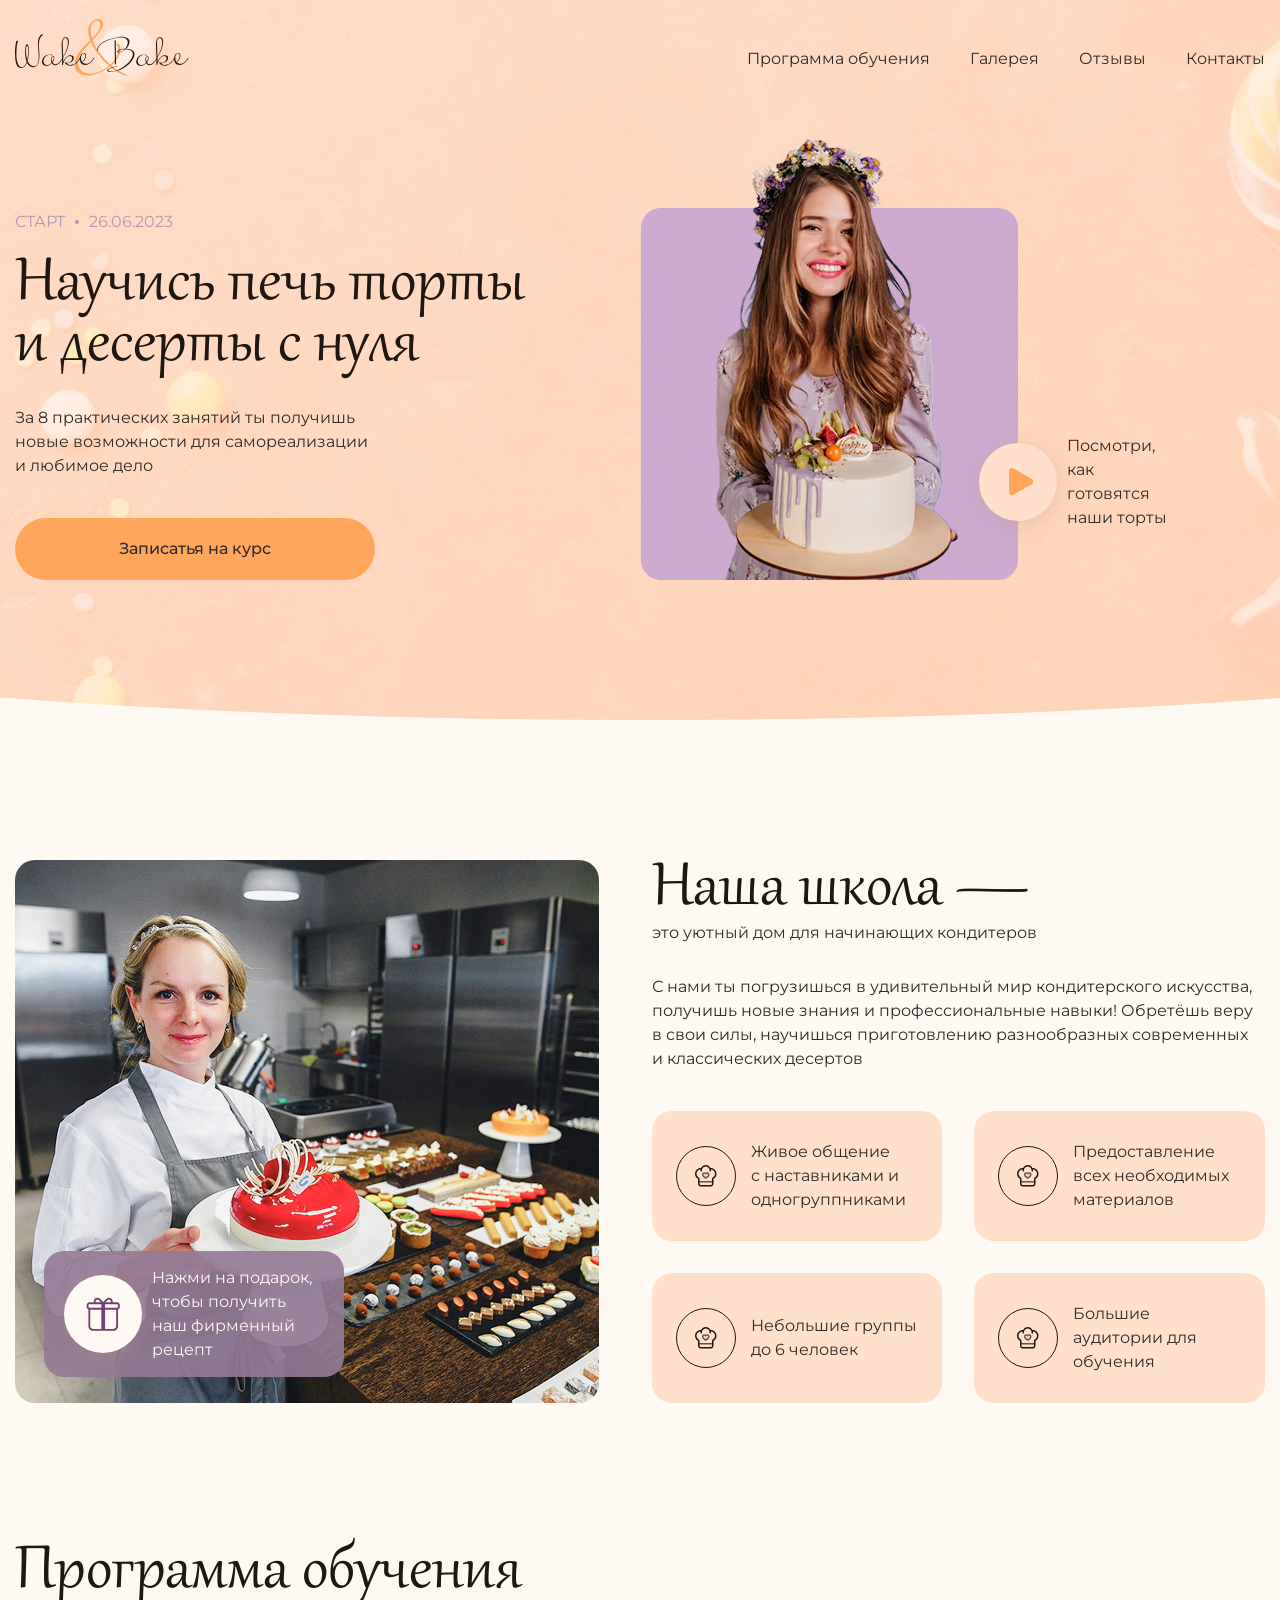
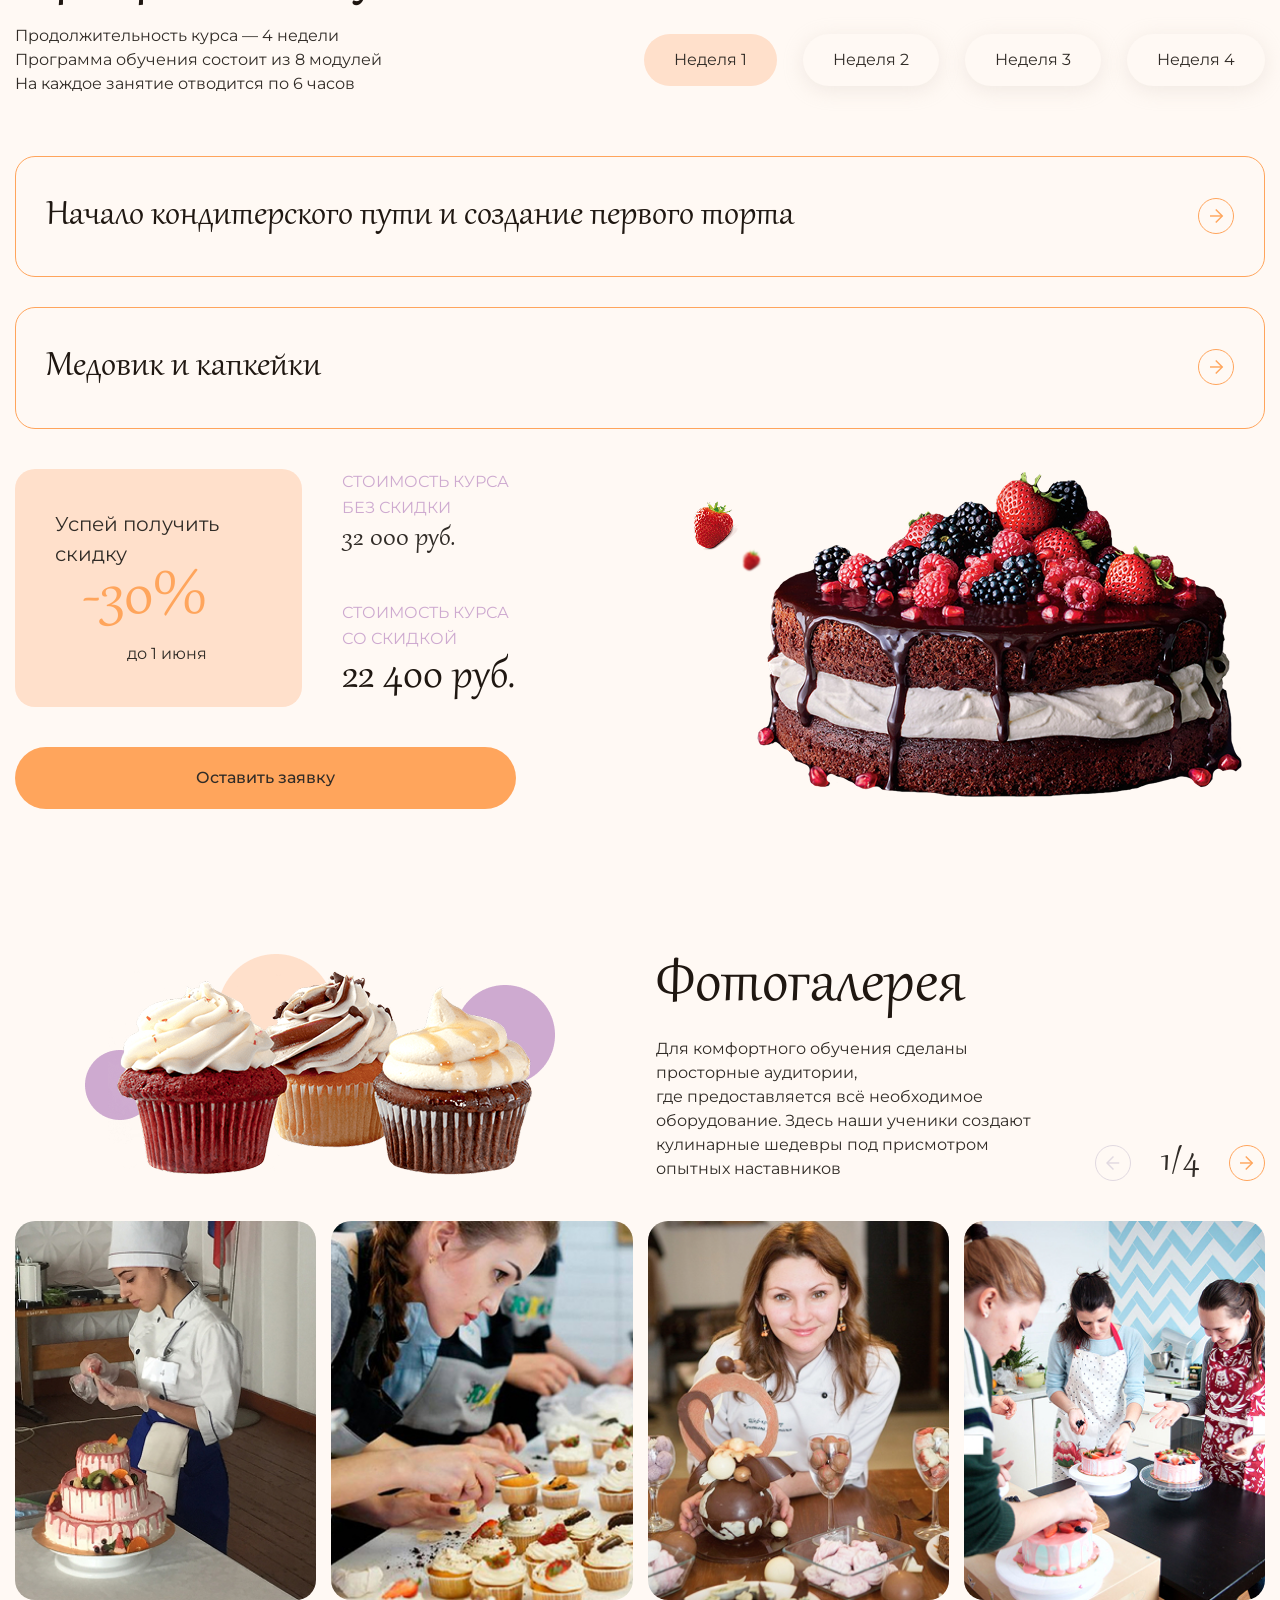
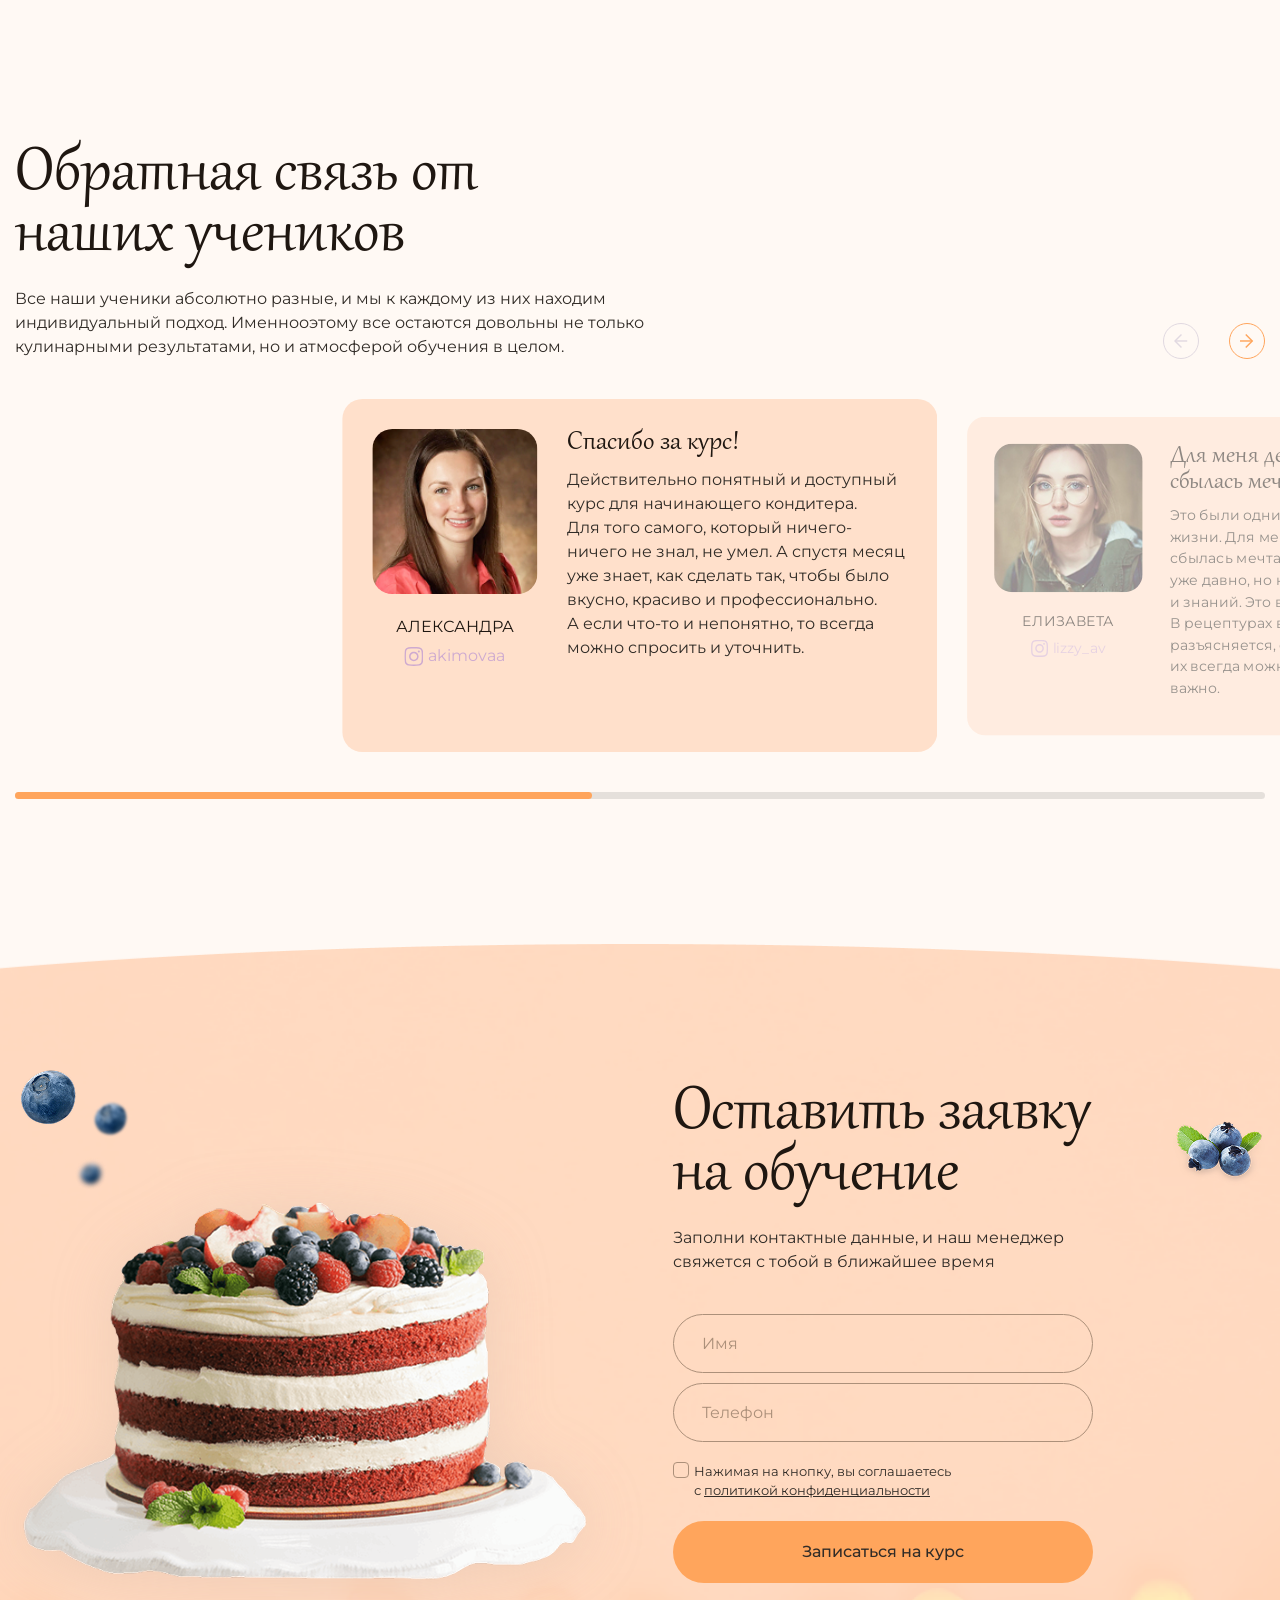
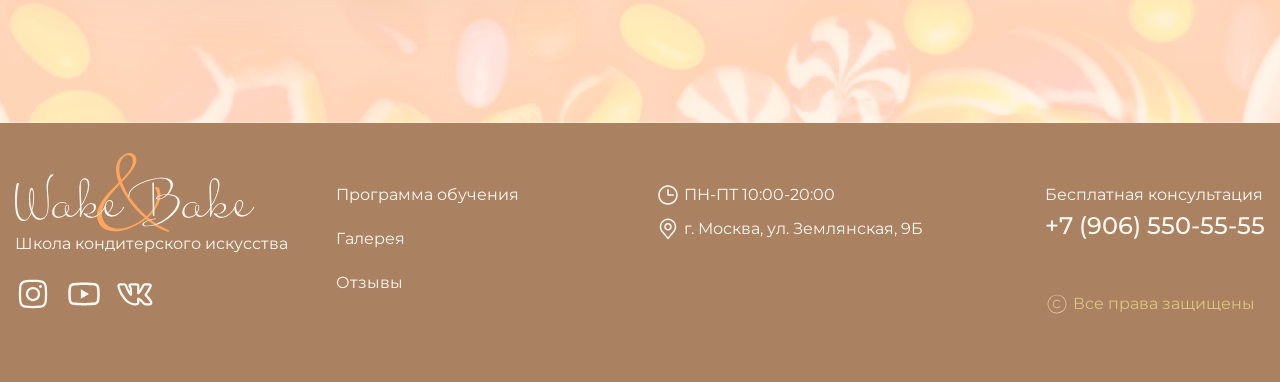
<file: maket_cakes/index.html>
<!DOCTYPE html>
<html lang="ru">

<head>
  <meta charset="UTF-8" />
  <meta http-equiv="X-UA-Compatible" content="IE=edge" />
  <meta name="viewport" content="width=device-width, initial-scale=1.0" />
  <title>wake & bake</title>
  <link rel="stylesheet" href="css/swiper-bundle.min.css" />
  <link rel="stylesheet" href="css/style.css" />
</head>

<body class="body">
  <div class="wrapper">
    <header class="header">
      <div class="header__top">
        <div class="container">
          <div class="header__top-inner">
            <a class="header__logo" href="#">
              <img src="img/icons/logos/logo-dark.svg" alt="Логотип компании Wake & bake" />
            </a>
            <nav class="nav">
              <ul class="nav__list">
                <li class="nav_item">
                  <a href="#" class="nav__link"> Программа обучения </a>
                </li>
                <li class="nav_item">
                  <a href="#" class="nav__link"> Галерея </a>
                </li>
                <li class="nav_item">
                  <a href="#" class="nav__link"> Отзывы </a>
                </li>
                <li class="nav_item">
                  <a href="#" class="nav__link"> Контакты </a>
                </li>
              </ul>
            </nav>

            <a href="#" class="burger-icon">
              <span></span>
            </a>
          </div>
        </div>
      </div>
      <section class="header__hero hero">
        <div class="container">
          <div class="hero__inner">
            <div class="hero__content">
              <div class="hero__info">
                <span>Старт</span>
                <span>26.06.2023</span>
              </div>
              <h1 class="hero__title title">
                Научись печь торты и десерты с нуля
              </h1>
              <p class="hero__text">
                За 8 практических занятий ты получишь новые возможности для
                самореализации и любимое дело
              </p>
              <div class="hero__img-control hero__img-control--mobile">
                <a class="hero__img-button" data-fslightbox="video" href="./video/cake.webm">
                  <img src="img/icons/play.svg" alt="" />
                </a>
                Посмотри, как готовятся наши торты
              </div>
              <a href="#" class="hero__button button">Записатья на курс</a>
            </div>
            <div class="hero__img">
              <img src="img/content/girl.png" alt="Девушка с тортом в руках" />
              <div class="hero__img-control">
                <a class="hero__img-button" data-fslightbox="video" href="./video/cake.mp4">
                  <img src="img/icons/play.svg" alt="" />
                </a>
                Посмотри, как готовятся наши торты
              </div>
            </div>
          </div>
        </div>
      </section>
    </header>

    <main class="main">
      <section class="main__about about">
        <div class="container">
          <div class="about__inner">
            <div class="about__img">
              <img src="img/content/girl-2.jpg" alt="Девушка с тортом в руках" />
              <div class="about__img-control">
                <a class="about__img-button" href="#">
                  <img src="img/icons/gift.svg" alt="" />
                </a>
                Нажми на подарок, чтобы получить наш фирменный рецепт
              </div>
            </div>
            <div class="about__body">
              <div class="about__heading">
                <h2 class="about__title title">Наша школа —</h2>
                <p class="about__title-text">
                  это уютный дом для начинающих кондитеров
                </p>
              </div>
              <p class="about__text">
                С нами ты погрузишься в удивительный мир кондитерского
                искусства, получишь новые знания и профессиональные навыки!
                Обретёшь веру в свои силы, научишься приготовлению
                разнообразных современных и классических десертов
              </p>
            </div>
            <ul class="about__grid">
              <li class="about__grid-item">
                <div class="about__grid-img">
                  <img src="img/icons/hat-2.svg" alt="" />
                </div>
                <p class="about_grid-text">
                  Живое общение с наставниками и одногруппниками
                </p>
              </li>
              <li class="about__grid-item">
                <div class="about__grid-img">
                  <img src="img/icons/hat-2.svg" alt="" />
                </div>
                <p class="about_grid-text">
                  Предоставление всех необходимых материалов
                </p>
              </li>
              <li class="about__grid-item">
                <div class="about__grid-img">
                  <img src="img/icons/hat-2.svg" alt="" />
                </div>
                <p class="about_grid-text">Небольшие группы до 6 человек</p>
              </li>
              <li class="about__grid-item">
                <div class="about__grid-img">
                  <img src="img/icons/hat-2.svg" alt="" />
                </div>
                <p class="about_grid-text">Большие аудитории для обучения</p>
              </li>
            </ul>
          </div>
        </div>
      </section>

      <section class="main__program program">
        <div class="container">
          <h2 class="program__title title">Программа обучения</h2>
          <div class="program__top">
            <p class="program__text">
              Продолжительность курса — 4 недели
              <br />
              Программа обучения состоит из 8 модулей
              <br />
              На каждое занятие отводится по 6 часов
            </p>
            <ul class="tab-controls">
              <li class="tab-controls__item">
                <a href="#tab1" class="tab-controls__link tab-controls__link--active">Неделя 1</a>
              </li>
              <li class="tab-controls__item">
                <a href="#tab2" class="tab-controls__link">Неделя 2</a>
              </li>
              <li class="tab-controls__item">
                <a href="#tab3" class="tab-controls__link">Неделя 3</a>
              </li>
              <li class="tab-controls__item">
                <a href="#tab4" class="tab-controls__link">Неделя 4</a>
              </li>
            </ul>
          </div>

          <div class="program__tab-content tab-content tab-content--show" id="tab1">
            <ul class="accordion-list">
              <li class="accordion-list__item">
                <button class="accordion-list__control" type="button">
                  <h3 class="accordion-list__control-title">
                    Начало кондитерского пути и создание первого торта
                  </h3>
                  <div class="accordion-list__control-icon">
                    <svg width="14" height="14" viewBox="0 0 14 14" fill="none" xmlns="http://www.w3.org/2000/svg">
                      <path
                        d="M5.25653 12.96L11.2325 6.984L5.25654 1.008L6.26454 -3.0528e-07L13.2485 6.984L6.26454 13.968L5.25653 12.96Z"
                        fill="#FFA55C" />
                      <path
                        d="M12.2402 6.26465L12.2402 7.70465L0.000234839 7.70465L0.000234902 6.26465L12.2402 6.26465Z"
                        fill="#FFA55C" />
                    </svg>
                  </div>
                </button>
                <div class="accordion-list__content">
                  <div class="accordion-content">
                    <div class="accordion-content__col">
                      <h6 class="accordion-content__title">Теория:</h6>
                      <ul class="accordion-content__list">
                        <li class="accordion-content__item">
                          <div class="accordion-content__icon">
                            <img src="img/icons/hat.svg" alt="" />
                          </div>
                          Организация рабочего места
                        </li>
                        <li class="accordion-content__item">
                          <div class="accordion-content__icon">
                            <img src="img/icons/hat.svg" alt="" />
                          </div>
                          Подготовка необходимого инвентаря
                        </li>
                        <li class="accordion-content__item">
                          <div class="accordion-content__icon">
                            <img src="img/icons/hat.svg" alt="" />
                          </div>
                          Выбор необходимых продуктов
                        </li>
                        <li class="accordion-content__item">
                          <div class="accordion-content__icon">
                            <img src="img/icons/hat.svg" alt="" />
                          </div>
                          Советы по закупке необходимых продуктов и инвентаря
                        </li>
                        <li class="accordion-content__item">
                          <div class="accordion-content__icon">
                            <img src="img/icons/hat.svg" alt="" />
                          </div>
                          Обзор хранения и заготовки сырья
                        </li>
                      </ul>
                    </div>
                    <div class="accordion-content__col">
                      <h6 class="accordion-content__title">практика:</h6>
                      <p class="accordion-content__text">
                        Испечёшь морковный торт с солёной карамелью
                      </p>
                    </div>
                  </div>
                </div>
              </li>
              <li class="accordion-list__item">
                <button class="accordion-list__control" type="button">
                  <h3 class="accordion-list__control-title">
                    Медовик и капкейки
                  </h3>
                  <div class="accordion-list__control-icon">
                    <svg width="14" height="14" viewBox="0 0 14 14" fill="none" xmlns="http://www.w3.org/2000/svg">
                      <path
                        d="M5.25653 12.96L11.2325 6.984L5.25654 1.008L6.26454 -3.0528e-07L13.2485 6.984L6.26454 13.968L5.25653 12.96Z"
                        fill="#FFA55C" />
                      <path
                        d="M12.2402 6.26465L12.2402 7.70465L0.000234839 7.70465L0.000234902 6.26465L12.2402 6.26465Z"
                        fill="#FFA55C" />
                    </svg>
                  </div>
                </button>

                <div class="accordion-list__content">
                  <div class="accordion-content">
                    <div class="accordion-content__col">
                      <h6 class="accordion-content__title">Теория:</h6>
                      <ul class="accordion-content__list">
                        <li class="accordion-content__item">
                          <div class="accordion-content__icon">
                            <img src="img/icons/hat.svg" alt="" />
                          </div>
                          Приготовление и украшение капкейков
                        </li>
                        <li class="accordion-content__item">
                          <div class="accordion-content__icon">
                            <img src="img/icons/hat.svg" alt="" />
                          </div>
                          Изготовление крема и конфи
                        </li>
                        <li class="accordion-content__item">
                          <div class="accordion-content__icon">
                            <img src="img/icons/hat.svg" alt="" />
                          </div>
                          Приготовление медовых коржей для торта
                        </li>
                        <li class="accordion-content__item">
                          <div class="accordion-content__icon">
                            <img src="img/icons/hat.svg" alt="" />
                          </div>
                          Пропитка коржей и сборка торта
                        </li>
                      </ul>
                    </div>
                    <div class="accordion-content__col">
                      <h6 class="accordion-content__title">практика:</h6>
                      <p class="accordion-content__text">
                        Испечёшь капкейки, приготовишь крем и конфи, а также
                        сделаешь своё первое пирожное — медовик
                      </p>
                    </div>
                  </div>
                </div>
              </li>
            </ul>
          </div>
          <div class="program__tab-content tab-content" id="tab2">
            <ul class="accordion-list">
              <li class="accordion-list__item">
                <button class="accordion-list__control" type="button">
                  <h3 class="accordion-list__control-title">
                    Песочное тесто и чизкейк
                  </h3>
                  <div class="accordion-list__control-icon">
                    <svg width="14" height="14" viewBox="0 0 14 14" fill="none" xmlns="http://www.w3.org/2000/svg">
                      <path
                        d="M5.25653 12.96L11.2325 6.984L5.25654 1.008L6.26454 -3.0528e-07L13.2485 6.984L6.26454 13.968L5.25653 12.96Z"
                        fill="#FFA55C" />
                      <path
                        d="M12.2402 6.26465L12.2402 7.70465L0.000234839 7.70465L0.000234902 6.26465L12.2402 6.26465Z"
                        fill="#FFA55C" />
                    </svg>
                  </div>
                </button>
                <div class="accordion-list__content">
                  <div class="accordion-content">
                    <div class="accordion-content__col">
                      <h6 class="accordion-content__title">Теория:</h6>
                      <ul class="accordion-content__list">
                        <li class="accordion-content__item">
                          <div class="accordion-content__icon">
                            <img src="img/icons/hat.svg" alt="" />
                          </div>
                          Приготовление песочного теста
                        </li>
                        <li class="accordion-content__item">
                          <div class="accordion-content__icon">
                            <img src="img/icons/hat.svg" alt="" />
                          </div>
                          Тонкости в приготовлении меренги
                        </li>
                        <li class="accordion-content__item">
                          <div class="accordion-content__icon">
                            <img src="img/icons/hat.svg" alt="" />
                          </div>
                          Изготовление заварного крема
                        </li>
                        <li class="accordion-content__item">
                          <div class="accordion-content__icon">
                            <img src="img/icons/hat.svg" alt="" />
                          </div>
                          Выпечка тарталеток
                        </li>
                        <li class="accordion-content__item">
                          <div class="accordion-content__icon">
                            <img src="img/icons/hat.svg" alt="" />
                          </div>
                          Приготовление нежного чизкейка
                        </li>
                      </ul>
                    </div>
                    <div class="accordion-content__col">
                      <h6 class="accordion-content__title">практика:</h6>
                      <p class="accordion-content__text">
                        Приготовишь меренги, сделаешь заварной крем
                        для тарталеток и испечёшь свой первый чизкейк
                      </p>
                    </div>
                  </div>
                </div>
              </li>
              <li class="accordion-list__item">
                <button class="accordion-list__control" type="button">
                  <h3 class="accordion-list__control-title">Бисквиты</h3>
                  <div class="accordion-list__control-icon">
                    <svg width="14" height="14" viewBox="0 0 14 14" fill="none" xmlns="http://www.w3.org/2000/svg">
                      <path
                        d="M5.25653 12.96L11.2325 6.984L5.25654 1.008L6.26454 -3.0528e-07L13.2485 6.984L6.26454 13.968L5.25653 12.96Z"
                        fill="#FFA55C" />
                      <path
                        d="M12.2402 6.26465L12.2402 7.70465L0.000234839 7.70465L0.000234902 6.26465L12.2402 6.26465Z"
                        fill="#FFA55C" />
                    </svg>
                  </div>
                </button>

                <div class="accordion-list__content">
                  <div class="accordion-content">
                    <div class="accordion-content__col">
                      <h6 class="accordion-content__title">Теория:</h6>
                      <ul class="accordion-content__list">
                        <li class="accordion-content__item">
                          <div class="accordion-content__icon">
                            <img src="img/icons/hat.svg" alt="" />
                          </div>
                          Тонкости выпечки бисквитов
                        </li>
                        <li class="accordion-content__item">
                          <div class="accordion-content__icon">
                            <img src="img/icons/hat.svg" alt="" />
                          </div>
                          Приготовление ванильного бисквита
                        </li>
                        <li class="accordion-content__item">
                          <div class="accordion-content__icon">
                            <img src="img/icons/hat.svg" alt="" />
                          </div>
                          Приготовление фисташкового бисквита
                        </li>
                        <li class="accordion-content__item">
                          <div class="accordion-content__icon">
                            <img src="img/icons/hat.svg" alt="" />
                          </div>
                          Приготовление шоколадного бисквита
                        </li>
                      </ul>
                    </div>
                    <div class="accordion-content__col">
                      <h6 class="accordion-content__title">практика:</h6>
                      <p class="accordion-content__text">
                        Отработаешь выпечку трёх бисквитов для будущих тортов
                      </p>
                    </div>
                  </div>
                </div>
              </li>
            </ul>
          </div>
          <div class="program__tab-content tab-content" id="tab3">
            <ul class="accordion-list">
              <li class="accordion-list__item">
                <button class="accordion-list__control" type="button">
                  <h3 class="accordion-list__control-title">
                    Дрожжевое тесто
                  </h3>
                  <div class="accordion-list__control-icon">
                    <svg width="14" height="14" viewBox="0 0 14 14" fill="none" xmlns="http://www.w3.org/2000/svg">
                      <path
                        d="M5.25653 12.96L11.2325 6.984L5.25654 1.008L6.26454 -3.0528e-07L13.2485 6.984L6.26454 13.968L5.25653 12.96Z"
                        fill="#FFA55C" />
                      <path
                        d="M12.2402 6.26465L12.2402 7.70465L0.000234839 7.70465L0.000234902 6.26465L12.2402 6.26465Z"
                        fill="#FFA55C" />
                    </svg>
                  </div>
                </button>
                <div class="accordion-list__content">
                  <div class="accordion-content">
                    <div class="accordion-content__col">
                      <h6 class="accordion-content__title">Теория:</h6>
                      <ul class="accordion-content__list">
                        <li class="accordion-content__item">
                          <div class="accordion-content__icon">
                            <img src="img/icons/hat.svg" alt="" />
                          </div>
                          Технология приготовления дрожжевого теста: тонкости
                          и советы
                        </li>
                        <li class="accordion-content__item">
                          <div class="accordion-content__icon">
                            <img src="img/icons/hat.svg" alt="" />
                          </div>
                          Приготовление песочного теста
                        </li>
                        <li class="accordion-content__item">
                          <div class="accordion-content__icon">
                            <img src="img/icons/hat.svg" alt="" />
                          </div>
                          Рецептурные нюансы
                        </li>
                      </ul>
                    </div>
                    <div class="accordion-content__col">
                      <h6 class="accordion-content__title">практика:</h6>
                      <p class="accordion-content__text">
                        Приготовишь заготовку для торта
                      </p>
                    </div>
                  </div>
                </div>
              </li>
              <li class="accordion-list__item">
                <button class="accordion-list__control" type="button">
                  <h3 class="accordion-list__control-title">
                    Работа с кремами
                  </h3>
                  <div class="accordion-list__control-icon">
                    <svg width="14" height="14" viewBox="0 0 14 14" fill="none" xmlns="http://www.w3.org/2000/svg">
                      <path
                        d="M5.25653 12.96L11.2325 6.984L5.25654 1.008L6.26454 -3.0528e-07L13.2485 6.984L6.26454 13.968L5.25653 12.96Z"
                        fill="#FFA55C" />
                      <path
                        d="M12.2402 6.26465L12.2402 7.70465L0.000234839 7.70465L0.000234902 6.26465L12.2402 6.26465Z"
                        fill="#FFA55C" />
                    </svg>
                  </div>
                </button>

                <div class="accordion-list__content">
                  <div class="accordion-content">
                    <div class="accordion-content__col">
                      <h6 class="accordion-content__title">Теория:</h6>
                      <ul class="accordion-content__list">
                        <li class="accordion-content__item">
                          <div class="accordion-content__icon">
                            <img src="img/icons/hat.svg" alt="" />
                          </div>
                          Приготовление кремов: ганаши, кремю
                        </li>
                        <li class="accordion-content__item">
                          <div class="accordion-content__icon">
                            <img src="img/icons/hat.svg" alt="" />
                          </div>
                          Создание заварного теста
                        </li>
                        <li class="accordion-content__item">
                          <div class="accordion-content__icon">
                            <img src="img/icons/hat.svg" alt="" />
                          </div>
                          Приготовление профитролей и нескольких видов кремов
                        </li>
                      </ul>
                    </div>
                    <div class="accordion-content__col">
                      <h6 class="accordion-content__title">практика:</h6>
                      <p class="accordion-content__text">
                        Приготовишь профитроли и несколько видов кремов
                      </p>
                    </div>
                  </div>
                </div>
              </li>
            </ul>
          </div>
          <div class="program__tab-content tab-content" id="tab4">
            <ul class="accordion-list">
              <li class="accordion-list__item">
                <button class="accordion-list__control" type="button">
                  <h3 class="accordion-list__control-title">
                    Mille-feuille, или Наполеон
                  </h3>
                  <div class="accordion-list__control-icon">
                    <svg width="14" height="14" viewBox="0 0 14 14" fill="none" xmlns="http://www.w3.org/2000/svg">
                      <path
                        d="M5.25653 12.96L11.2325 6.984L5.25654 1.008L6.26454 -3.0528e-07L13.2485 6.984L6.26454 13.968L5.25653 12.96Z"
                        fill="#FFA55C" />
                      <path
                        d="M12.2402 6.26465L12.2402 7.70465L0.000234839 7.70465L0.000234902 6.26465L12.2402 6.26465Z"
                        fill="#FFA55C" />
                    </svg>
                  </div>
                </button>
                <div class="accordion-list__content">
                  <div class="accordion-content">
                    <div class="accordion-content__col">
                      <h6 class="accordion-content__title">Теория:</h6>
                      <ul class="accordion-content__list">
                        <li class="accordion-content__item">
                          <div class="accordion-content__icon">
                            <img src="img/icons/hat.svg" alt="" />
                          </div>
                          Приготовление слоёного теста
                        </li>
                        <li class="accordion-content__item">
                          <div class="accordion-content__icon">
                            <img src="img/icons/hat.svg" alt="" />
                          </div>
                          Рецептура и создание крема дипломат
                        </li>
                        <li class="accordion-content__item">
                          <div class="accordion-content__icon">
                            <img src="img/icons/hat.svg" alt="" />
                          </div>
                          Приготовление французского морковного десерта
                        </li>
                      </ul>
                    </div>
                    <div class="accordion-content__col">
                      <h6 class="accordion-content__title">практика:</h6>
                      <p class="accordion-content__text">
                        Испечёте торт «Наполеон» и приготовите необычный
                        морковный десерт
                      </p>
                    </div>
                  </div>
                </div>
              </li>
              <li class="accordion-list__item">
                <button class="accordion-list__control" type="button">
                  <h3 class="accordion-list__control-title">
                    Завершение курса
                  </h3>
                  <div class="accordion-list__control-icon">
                    <svg width="14" height="14" viewBox="0 0 14 14" fill="none" xmlns="http://www.w3.org/2000/svg">
                      <path
                        d="M5.25653 12.96L11.2325 6.984L5.25654 1.008L6.26454 -3.0528e-07L13.2485 6.984L6.26454 13.968L5.25653 12.96Z"
                        fill="#FFA55C" />
                      <path
                        d="M12.2402 6.26465L12.2402 7.70465L0.000234839 7.70465L0.000234902 6.26465L12.2402 6.26465Z"
                        fill="#FFA55C" />
                    </svg>
                  </div>
                </button>

                <div class="accordion-list__content">
                  <div class="accordion-content">
                    <div class="accordion-content__col">
                      <h6 class="accordion-content__title">Теория:</h6>
                      <ul class="accordion-content__list">
                        <li class="accordion-content__item">
                          <div class="accordion-content__icon">
                            <img src="img/icons/hat.svg" alt="" />
                          </div>
                          Работа кондитера на заказ
                        </li>
                        <li class="accordion-content__item">
                          <div class="accordion-content__icon">
                            <img src="img/icons/hat.svg" alt="" />
                          </div>
                          Применение знаний о технологии выпечки к другим
                          рецептам
                        </li>
                        <li class="accordion-content__item">
                          <div class="accordion-content__icon">
                            <img src="img/icons/hat.svg" alt="" />
                          </div>
                          Разработка собственных рецептов
                        </li>
                      </ul>
                    </div>
                    <div class="accordion-content__col">
                      <h6 class="accordion-content__title">практика:</h6>
                      <p class="accordion-content__text">
                        Самостоятельно, без наставника испечёте торт
                        на ваш выбор
                      </p>
                    </div>
                  </div>
                </div>
              </li>
            </ul>
          </div>
          <div class="program__bottom">
            <div class="program__action">
              <div class="program__discont">
                Успей получить скидку
                <div class="program__discont-value">-30%</div>
                <span>до 1 июня</span>
              </div>
              <div class="program__price">
                <div class="program__price-text">
                  Стоимость курса без скидки
                </div>
                <div class="program__price-value">32 000 руб.</div>
              </div>
              <div class="program__price">
                <div class="program__price-text">
                  Стоимость курса со скидкой
                </div>
                <div class="program__price-value program__price-value--big">
                  22 400 руб.
                </div>
              </div>
              <a href="#" class="program__button button">Оставить заявку</a>
            </div>
            <div class="program__img">
              <img src="img/decor/cake.png" alt="" />
            </div>
          </div>
        </div>
      </section>

      <section class="main__gallery gallery">
        <div class="container">
          <div class="gallery__inner">
            <div class="gallery__img">
              <img src="img/decor/cupcakes.png" alt="" />
            </div>
            <div class="galerry__content">
              <div class="gallery__info">
                <h2 class="gallery__title title">Фотогалерея</h2>
                <p class="gallery__text">
                  Для комфортного обучения сделаны просторные аудитории,
                  где предоставляется всё необходимое оборудование. Здесь наши
                  ученики создают кулинарные шедевры под присмотром опытных
                  наставников
                </p>
              </div>
              <div class="gallery__nav">
                <button class="gallery__prev" type="button">
                  <svg width="14" height="14" viewBox="0 0 14 14" fill="none" xmlns="http://www.w3.org/2000/svg">
                    <path
                      d="M7.992 1.00777L2.016 6.98377L7.992 12.9598L6.984 13.9678L-3.0528e-07 6.98377L6.984 -0.000227365L7.992 1.00777Z"
                      fill="#FFA55C" />
                    <path d="M1.0083 7.70312L1.0083 6.26313L13.2483 6.26312L13.2483 7.70312L1.0083 7.70312Z"
                      fill="#FFA55C" />
                  </svg>
                </button>
                <div class="gallery__pagination"></div>
                <button class="gallery__next" type="button">
                  <svg width="14" height="14" viewBox="0 0 14 14" fill="none" xmlns="http://www.w3.org/2000/svg">
                    <path
                      d="M5.25653 12.96L11.2325 6.984L5.25654 1.008L6.26454 -3.0528e-07L13.2485 6.984L6.26454 13.968L5.25653 12.96Z"
                      fill="#FFA55C" />
                    <path d="M12.2402 6.26465L12.2402 7.70465L0.000234839 7.70465L0.000234902 6.26465L12.2402 6.26465Z"
                      fill="#FFA55C" />
                  </svg>
                </button>
              </div>
            </div>
          </div>
          <div class="gallery__slider swiper">
            <div class="gallery__wrapper swiper-wrapper">
              <a href="img/content/gallery/1.jpg" data-fslightbox="gallery" class="gallery__slide swiper-slide">
                <img src="img/content/gallery/1.jpg" alt="Девушка с десертом" />
              </a>
              <a href="img/content/gallery/2.jpg" data-fslightbox="gallery" class="gallery__slide swiper-slide">
                <img src="img/content/gallery/2.jpg" alt="Девушка с десертом" />
              </a>
              <a href="img/content/gallery/3.jpg" data-fslightbox="gallery" class="gallery__slide swiper-slide">
                <img src="img/content/gallery/3.jpg" alt="Девушка с десертом" />
              </a>
              <a href="img/content/gallery/4.jpg" data-fslightbox="gallery" class="gallery__slide swiper-slide">
                <img src="img/content/gallery/4.jpg" alt="Девушка с десертом" />
              </a>
              <a href="img/content/gallery/1.jpg" data-fslightbox="gallery" class="gallery__slide swiper-slide">
                <img src="img/content/gallery/1.jpg" alt="Девушка с десертом" />
              </a>
              <a href="img/content/gallery/3.jpg" data-fslightbox="gallery" class="gallery__slide swiper-slide">
                <img src="img/content/gallery/3.jpg" alt="Девушка с десертом" />
              </a>
              <a href="img/content/gallery/2.jpg" data-fslightbox="gallery" class="gallery__slide swiper-slide">
                <img src="img/content/gallery/2.jpg" alt="Девушка с десертом" />
              </a>
            </div>
          </div>
        </div>
      </section>

      <section class="main__testimonials testimonials">
        <div class="container">
          <div class="testimonials__inner">
            <div class="testimonials__info">
              <h2 class="testimonials__title title">Обратная связь от наших учеников</h2>
              <p class="testimonials__text">
                Все наши ученики абсолютно разные, и мы к каждому из них находим индивидуальный подход. Именнооэтому все
                остаются довольны не только кулинарными результатами, но и атмосферой обучения в целом.
              </p>
            </div>
            <div class="testimonials__nav">
              <button class="testimonials__prev" type="button">
                <svg width="14" height="14" viewBox="0 0 14 14" fill="none" xmlns="http://www.w3.org/2000/svg">
                  <path
                    d="M7.992 1.00777L2.016 6.98377L7.992 12.9598L6.984 13.9678L-3.0528e-07 6.98377L6.984 -0.000227365L7.992 1.00777Z"
                    fill="#FFA55C" />
                  <path d="M1.0083 7.70312L1.0083 6.26313L13.2483 6.26312L13.2483 7.70312L1.0083 7.70312Z"
                    fill="#FFA55C" />
                </svg>
              </button>
              <button class="testimonials__next" type="button">
                <svg width="14" height="14" viewBox="0 0 14 14" fill="none" xmlns="http://www.w3.org/2000/svg">
                  <path
                    d="M5.25653 12.96L11.2325 6.984L5.25654 1.008L6.26454 -3.0528e-07L13.2485 6.984L6.26454 13.968L5.25653 12.96Z"
                    fill="#FFA55C" />
                  <path d="M12.2402 6.26465L12.2402 7.70465L0.000234839 7.70465L0.000234902 6.26465L12.2402 6.26465Z"
                    fill="#FFA55C" />
                </svg>
              </button>
            </div>
          </div>
          <div class="testimonials__slider swiper">
            <div class="testimonials__wrapper swiper-wrapper">
              <div class="testimonials__slide swiper-slide">
                <div class="testimonials__student">
                  <div class="testimonials__student-img">
                    <img src="img/content/testimonials/1.jpg" alt="">
                  </div>
                  <div class="testimonials__student-name">
                    Александра
                  </div>
                  <div class="testimonials__student-inst">
                    <img src="img/icons/socials/instagram.svg" alt="">
                    akimovaa
                  </div>
                </div>
                <blockquote class="testimonials__quote">
                  <span>
                    Спасибо за курс!
                  </span>
                  Действительно понятный и доступный курс для начинающего кондитера. Для того самого,
                  который ничего-ничего не знал, не умел. А спустя месяц уже знает, как сделать так,
                  чтобы было вкусно, красиво и профессионально. А если что-то и непонятно, то всегда
                  можно спросить и уточнить.
                </blockquote>
              </div>
              <div class="testimonials__slide swiper-slide">
                <div class="testimonials__student">
                  <div class="testimonials__student-img">
                    <img src="img/content/testimonials/2.jpg" alt="">
                  </div>
                  <div class="testimonials__student-name">Елизавета</div>
                  <div class="testimonials__student-inst">
                    <img src="img/icons/socials/instagram.svg" alt="">
                    lizzy_av
                  </div>
                </div>
                <blockquote class="testimonials__quote">
                  <span>
                    Для меня действительно сбылась мечта!
                  </span>
                  Это были одни из лучших месяцев моей жизни. Для меня действительно сбылась мечта,
                  к которой я шла уже давно, но не хватало опыта и знаний. Это все дала мне ваша
                  школа. В рецептурах все довольно понятно разъясняется, если есть вопросы, их всегда
                  можно задать, что не мало важно.
                </blockquote>
              </div>
              <div class="testimonials__slide swiper-slide">
                <div class="testimonials__student">
                  <div class="testimonials__student-img">
                    <img src="img/content/testimonials/3.jpg" alt="">
                  </div>
                  <div class="testimonials__student-name">
                    игорь
                  </div>
                  <div class="testimonials__student-inst">
                    <img src="img/icons/socials/instagram.svg" alt="">
                    igor_sverlovskii
                  </div>
                </div>
                <blockquote class="testimonials__quote">
                  <span>
                    Здесь я узнал много чего нового!
                  </span>
                  Спасибо большое Wake & Bake за такой курс! Здесь я узнал много чего нового для меня!
                  Курс очень хороший, захватывает самые актуальные темы для кондитера! Мне понравилось
                  что всегда была поддержка не только со стороны куратора
                  но и таких же учеников-кондитеров как и я. Мне прям аж будет не хватать всего этого.
                </blockquote>
              </div>
              <div class="testimonials__slide swiper-slide">
                <div class="testimonials__student">
                  <div class="testimonials__student-img">
                    <img src="img/content/testimonials/2.jpg" alt="">
                  </div>
                  <div class="testimonials__student-name">Елизавета</div>
                  <div class="testimonials__student-inst">
                    <img src="img/icons/socials/instagram.svg" alt="">
                    lizzy_av
                  </div>
                </div>
                <blockquote class="testimonials__quote">
                  <span>
                    Для меня действительно сбылась мечта!
                  </span>
                  Это были одни из лучших месяцев моей жизни. Для меня действительно сбылась мечта,
                  к которой я шла уже давно, но не хватало опыта и знаний. Это все дала мне ваша
                  школа. В рецептурах все довольно понятно разъясняется, если есть вопросы, их всегда
                  можно задать, что не мало важно.
                </blockquote>
              </div>
            </div>
            <div class="testimonials__scrollbar swiper-scrollbar"></div>
          </div>
        </div>
      </section>

      <section class="contact">
        <div class="container">
          <div class="contact__inner">
            <div class="contact__img">
              <img src="img/decor/cake-2.png" alt="Торт">
            </div>
            <div class="contact__body">
              <h2 class="contact__title title">Оставить заявку на обучение</h2>
              <p class="contact__text">Заполни контактные данные, и наш менеджер свяжется с тобой в ближайшее время</p>
              <form class="contact__form">
                <label class="contact__form-label field">
                  <input type="text" class="field__input" placeholder="Имя">
                  <span>Введите имя</span>
                </label>
                  <input type="tel" class="contact__input" placeholder="Телефон">
                <label class="contact__check-label">
                  <input type="checkbox" class="contact__checkbox">
                  <p>Нажимая на кнопку, вы соглашаетесь с <a href="#" target="_blank">политикой конфиденциальности</a></p>
                </label>
                <button class="button" type="submit">Записаться на курс</button>
              </form>
            </div>
          </div>
        </div>
      </section>
    </main>

    <footer class="footer">
      <div class="container">
        <div class="footer__inner">
          <div class="footer__col">
            <a href="#" class="footer__logo">
              <img src="img/icons/logos/logo-light.svg" alt="Логотип компании Wake & bake" />
            </a>
            <p class="footer__logo-text">Школа кондитерского искусства</p>
            <address class="socials">
              <ul class="socials__list">
                <li class="socials__item">
                  <a href="#" class="socials__link">
                    <svg width="36" height="36" viewBox="0 0 36 36" fill="none" xmlns="http://www.w3.org/2000/svg">
                      <path
                        d="M24 10.5C24 10.1022 24.158 9.72064 24.4393 9.43934C24.7206 9.15804 25.1022 9 25.5 9C25.8978 9 26.2794 9.15804 26.5607 9.43934C26.842 9.72064 27 10.1022 27 10.5C27 10.8978 26.842 11.2794 26.5607 11.5607C26.2794 11.842 25.8978 12 25.5 12C25.1022 12 24.7206 11.842 24.4393 11.5607C24.158 11.2794 24 10.8978 24 10.5Z"
                        fill="#FFF9F4" />
                      <path fill-rule="evenodd" clip-rule="evenodd"
                        d="M18 10.875C16.1103 10.875 14.2981 11.6257 12.9619 12.9619C11.6257 14.2981 10.875 16.1103 10.875 18C10.875 19.8897 11.6257 21.7019 12.9619 23.0381C14.2981 24.3743 16.1103 25.125 18 25.125C19.8897 25.125 21.7019 24.3743 23.0381 23.0381C24.3743 21.7019 25.125 19.8897 25.125 18C25.125 16.1103 24.3743 14.2981 23.0381 12.9619C21.7019 11.6257 19.8897 10.875 18 10.875ZM13.125 18C13.125 16.7071 13.6386 15.4671 14.5529 14.5529C15.4671 13.6386 16.7071 13.125 18 13.125C19.2929 13.125 20.5329 13.6386 21.4471 14.5529C22.3614 15.4671 22.875 16.7071 22.875 18C22.875 19.2929 22.3614 20.5329 21.4471 21.4471C20.5329 22.3614 19.2929 22.875 18 22.875C16.7071 22.875 15.4671 22.3614 14.5529 21.4471C13.6386 20.5329 13.125 19.2929 13.125 18Z"
                        fill="#FFF9F4" />
                      <path fill-rule="evenodd" clip-rule="evenodd"
                        d="M25.8871 4.24833C20.6451 3.66722 15.355 3.66722 10.1131 4.24833C7.09508 4.58583 4.65758 6.96333 4.30358 9.99633C3.68168 15.3132 3.68168 20.6845 4.30358 26.0013C4.65758 29.0343 7.09358 31.4118 10.1131 31.7493C15.3551 32.3298 20.6451 32.3298 25.8871 31.7493C28.9051 31.4118 31.3426 29.0343 31.6966 26.0013C32.3186 20.6845 32.3186 15.3132 31.6966 9.99633C31.3426 6.96333 28.9066 4.58583 25.8871 4.24833ZM10.3621 6.48333C15.4385 5.92064 20.5616 5.92064 25.6381 6.48333C27.6331 6.70833 29.2306 8.28183 29.4631 10.2588C30.0645 15.4013 30.0645 20.5964 29.4631 25.7388C29.3428 26.7064 28.8999 27.6052 28.2058 28.29C27.5118 28.9747 26.6072 29.4056 25.6381 29.5128C20.5616 30.0756 15.4385 30.0756 10.3621 29.5128C9.39299 29.4056 8.48836 28.9747 7.79432 28.29C7.10027 27.6052 6.65734 26.7064 6.53708 25.7388C5.93566 20.5964 5.93566 15.4013 6.53708 10.2588C6.65734 9.29127 7.10027 8.3925 7.79432 7.70771C8.48836 7.02292 9.39299 6.59059 10.3621 6.48333Z"
                        fill="#FFF9F4" />
                    </svg>
                  </a>
                </li>
                <li class="socials__item">
                  <a href="#" class="socials__link">
                    <svg width="36" height="36" viewBox="0 0 36 36" fill="none" xmlns="http://www.w3.org/2000/svg">
                      <path
                        d="M33.75 17.902C33.75 17.8246 33.75 17.7367 33.7465 17.6348C33.743 17.35 33.7359 17.0301 33.7289 16.6891C33.7008 15.7082 33.6516 14.7309 33.5742 13.8098C33.4688 12.5406 33.3141 11.4824 33.1031 10.6879C32.8805 9.85873 32.4442 9.10251 31.8377 8.49483C31.2313 7.88715 30.476 7.44928 29.6473 7.225C28.6523 6.95781 26.7047 6.79258 23.9625 6.69062C22.6582 6.64141 21.2625 6.60977 19.8668 6.59219C19.3781 6.58516 18.9246 6.58164 18.5168 6.57812H17.4832C17.0754 6.58164 16.6219 6.58516 16.1332 6.59219C14.7375 6.60977 13.3418 6.64141 12.0375 6.69062C9.29531 6.79609 7.34414 6.96133 6.35273 7.225C5.52375 7.44873 4.76813 7.88641 4.1616 8.49418C3.55507 9.10195 3.11892 9.85846 2.89688 10.6879C2.68242 11.4824 2.53125 12.5406 2.42578 13.8098C2.34844 14.7309 2.29922 15.7082 2.27109 16.6891C2.26055 17.0301 2.25703 17.35 2.25352 17.6348C2.25352 17.7367 2.25 17.8246 2.25 17.902V18.0988C2.25 18.1762 2.25 18.2641 2.25352 18.366C2.25703 18.6508 2.26406 18.9707 2.27109 19.3117C2.29922 20.2926 2.34844 21.2699 2.42578 22.191C2.53125 23.4602 2.68594 24.5184 2.89688 25.3129C3.34688 26.9969 4.66875 28.3258 6.35273 28.7758C7.34414 29.043 9.29531 29.2082 12.0375 29.3102C13.3418 29.3594 14.7375 29.391 16.1332 29.4086C16.6219 29.4156 17.0754 29.4191 17.4832 29.4227H18.5168C18.9246 29.4191 19.3781 29.4156 19.8668 29.4086C21.2625 29.391 22.6582 29.3594 23.9625 29.3102C26.7047 29.2047 28.6559 29.0395 29.6473 28.7758C31.3312 28.3258 32.6531 27.0004 33.1031 25.3129C33.3176 24.5184 33.4688 23.4602 33.5742 22.191C33.6516 21.2699 33.7008 20.2926 33.7289 19.3117C33.7395 18.9707 33.743 18.6508 33.7465 18.366C33.7465 18.2641 33.75 18.1762 33.75 18.0988V17.902ZM31.2188 18.0848C31.2188 18.1586 31.2188 18.2395 31.2152 18.3344C31.2117 18.6086 31.2047 18.9109 31.1977 19.2379C31.173 20.173 31.1238 21.1082 31.05 21.9766C30.9551 23.1086 30.8215 24.0367 30.6562 24.659C30.4383 25.4711 29.7984 26.1145 28.9898 26.3289C28.2516 26.5258 26.3918 26.684 23.8641 26.7789C22.5844 26.8281 21.2062 26.8598 19.8316 26.8773C19.35 26.8844 18.9035 26.8879 18.5027 26.8879H17.4973L16.1684 26.8773C14.7937 26.8598 13.4191 26.8281 12.1359 26.7789C9.6082 26.6805 7.74492 26.5258 7.01016 26.3289C6.20156 26.1109 5.56172 25.4711 5.34375 24.659C5.17852 24.0367 5.04492 23.1086 4.95 21.9766C4.87617 21.1082 4.83047 20.173 4.80234 19.2379C4.7918 18.9109 4.78828 18.6051 4.78477 18.3344C4.78477 18.2395 4.78125 18.1551 4.78125 18.0848V17.916C4.78125 17.8422 4.78125 17.7613 4.78477 17.6664C4.78828 17.3922 4.79531 17.0898 4.80234 16.7629C4.82695 15.8277 4.87617 14.8926 4.95 14.0242C5.04492 12.8922 5.17852 11.9641 5.34375 11.3418C5.56172 10.5297 6.20156 9.88633 7.01016 9.67188C7.74844 9.475 9.6082 9.3168 12.1359 9.22187C13.4156 9.17266 14.7937 9.14102 16.1684 9.12344C16.65 9.11641 17.0965 9.11289 17.4973 9.11289H18.5027L19.8316 9.12344C21.2062 9.14102 22.5809 9.17266 23.8641 9.22187C26.3918 9.32031 28.2551 9.475 28.9898 9.67188C29.7984 9.88984 30.4383 10.5297 30.6562 11.3418C30.8215 11.9641 30.9551 12.8922 31.05 14.0242C31.1238 14.8926 31.1695 15.8277 31.1977 16.7629C31.2082 17.0898 31.2117 17.3957 31.2152 17.6664C31.2152 17.7613 31.2188 17.8457 31.2188 17.916V18.0848ZM14.8711 22.7113L23.0273 17.9652L14.8711 13.2895V22.7113Z"
                        fill="#FFF9F4" />
                    </svg>
                  </a>
                </li>
                <li class="socials__item">
                  <a href="#" class="socials__link">
                    <svg width="36" height="36" viewBox="0 0 36 36" fill="none" xmlns="http://www.w3.org/2000/svg">
                      <path fill-rule="evenodd" clip-rule="evenodd"
                        d="M35.1075 25.2974C34.2915 23.6541 33.2163 22.1529 31.923 20.8514C31.4905 20.3626 31.0376 19.8922 30.5655 19.4414L30.5085 19.3859C30.3332 19.2157 30.1602 19.0432 29.9895 18.8684C31.7574 16.4101 33.2702 13.778 34.5045 11.0129L34.554 10.9019L34.5885 10.7849C34.752 10.2404 34.938 9.20545 34.278 8.26945C33.594 7.30345 32.5005 7.12945 31.767 7.12945H28.3965C27.6908 7.09729 26.9929 7.2892 26.4029 7.67771C25.8128 8.06623 25.3608 8.63143 25.1115 9.29245C24.3861 11.0199 23.478 12.6648 22.4025 14.1989V10.2494C22.4025 9.73945 22.3545 8.88445 21.807 8.16445C21.153 7.30045 20.2065 7.12945 19.5495 7.12945H14.2005C13.5025 7.11339 12.8251 7.36639 12.3085 7.83606C11.7919 8.30573 11.4758 8.95609 11.4255 9.65245L11.421 9.71995V9.78745C11.421 10.5149 11.709 11.0519 11.94 11.3894C12.0435 11.5409 12.153 11.6789 12.2235 11.7659L12.2385 11.7854C12.3135 11.8784 12.363 11.9399 12.4125 12.0089C12.5445 12.1859 12.732 12.4619 12.786 13.1729V15.3824C11.7123 13.5844 10.8319 11.6778 10.1595 9.69445L10.1475 9.66145L10.1355 9.62995C9.9525 9.15145 9.66 8.45545 9.0735 7.92445C8.3895 7.30195 7.5795 7.12945 6.843 7.12945H3.423C2.6775 7.12945 1.779 7.30345 1.1085 8.00995C0.45 8.70595 0.375 9.53995 0.375 9.98095V10.1819L0.417 10.3769C1.36395 14.7731 3.31535 18.8905 6.1185 22.4069C7.40006 24.4279 9.13993 26.1184 11.197 27.3412C13.254 28.564 15.5703 29.2847 17.958 29.4449L18.0195 29.4494H18.0825C19.1715 29.4494 20.307 29.3549 21.1605 28.7864C22.311 28.0184 22.4025 26.841 22.4025 26.2529V24.5459C22.698 24.7859 23.064 25.1069 23.5125 25.5389C24.0555 26.0819 24.4875 26.5529 24.858 26.9639L25.056 27.1829C25.344 27.5039 25.6275 27.8204 25.8855 28.0799C26.2095 28.4054 26.61 28.7639 27.111 29.0294C27.6555 29.3159 28.227 29.4464 28.833 29.4464H32.2545C32.976 29.4464 34.0095 29.2754 34.737 28.4324C35.529 27.5144 35.469 26.3879 35.22 25.5794L35.175 25.4339L35.1075 25.2974ZM26.5275 25.4564C26.0626 24.9368 25.5839 24.4296 25.092 23.9354L25.0875 23.9309C23.052 21.9689 22.1025 21.6284 21.4305 21.6284C21.072 21.6284 20.6775 21.6674 20.421 21.9884C20.3055 22.1416 20.2298 22.3209 20.2005 22.5104C20.1643 22.7305 20.1483 22.9535 20.1525 23.1764V26.2529C20.1525 26.6354 20.0895 26.7959 19.9125 26.9129C19.677 27.0704 19.1745 27.1979 18.096 27.1979C16.0473 27.0585 14.061 26.4349 12.3003 25.3783C10.5396 24.3216 9.05478 22.8622 7.968 21.1199L7.956 21.1004L7.941 21.0824C5.32967 17.8322 3.50977 14.0193 2.625 9.94495C2.631 9.74995 2.673 9.63145 2.742 9.55945C2.8125 9.48445 2.985 9.37945 3.423 9.37945H6.843C7.2225 9.37945 7.4205 9.46345 7.563 9.59095C7.722 9.73795 7.863 9.98545 8.031 10.4264C8.871 12.8954 10.005 15.2054 11.0805 16.9019C11.6175 17.7509 12.1455 18.4574 12.6225 18.9569C12.861 19.2059 13.0935 19.4129 13.317 19.5599C13.5315 19.7009 13.776 19.8134 14.028 19.8134C14.16 19.8134 14.3145 19.7984 14.463 19.7339C14.6234 19.6631 14.7554 19.5406 14.838 19.3859C14.9925 19.1039 15.036 18.6884 15.036 18.1439V13.0844C14.9565 11.8574 14.586 11.1659 14.226 10.6754C14.1531 10.5773 14.0781 10.4808 14.001 10.3859L13.9815 10.3619C13.9175 10.2843 13.8565 10.2042 13.7985 10.1219C13.7247 10.0302 13.6802 9.91834 13.671 9.80095C13.6828 9.68175 13.7396 9.57156 13.83 9.49293C13.9203 9.41429 14.0373 9.37316 14.157 9.37795H19.5495C19.8585 9.37795 19.962 9.45295 20.0145 9.52345C20.0895 9.62095 20.1525 9.82345 20.1525 10.2494V17.0414C20.1525 17.8484 20.5245 18.3944 21.0645 18.3944C21.6855 18.3944 22.134 18.0179 22.917 17.2349L22.9305 17.2199L22.9425 17.2064C24.699 15.0649 26.134 12.6788 27.2025 10.1234L27.2085 10.1054C27.2888 9.87968 27.4407 9.68637 27.6411 9.55502C27.8416 9.42366 28.0794 9.36148 28.3185 9.37795H31.7685C32.2365 9.37795 32.3895 9.49795 32.4405 9.56845C32.493 9.64345 32.5305 9.80395 32.4405 10.1189C31.2084 12.8735 29.6852 15.4883 27.897 17.9189L27.885 17.9369C27.7125 18.2024 27.522 18.4964 27.495 18.8324C27.465 19.1954 27.621 19.5239 27.8955 19.8779C28.095 20.1719 28.5075 20.5754 28.926 20.9849L28.965 21.0239C29.403 21.4529 29.8785 21.9179 30.2595 22.3679L30.27 22.3784L30.2805 22.3904C31.4166 23.5237 32.3614 24.8337 33.078 26.2694C33.192 26.6594 33.123 26.8604 33.033 26.9639C32.9295 27.0839 32.697 27.1964 32.256 27.1964H28.833C28.5997 27.2021 28.3689 27.1479 28.1625 27.0389C27.9096 26.8918 27.6801 26.7078 27.4815 26.4929C27.267 26.2784 27.0345 26.0189 26.7495 25.7024L26.529 25.4564H26.5275Z"
                        fill="#FFF9F4" />
                    </svg>
                  </a>
                </li>
              </ul>
            </address>
          </div>
          <div class="footer__col">
            <ul class="footer__col-list">
              <li class="footer__col-item">
                <a href="" class="footer__col-link"> Программа обучения </a>
              </li>
              <li class="footer__col-item">
                <a href="" class="footer__col-link"> Галерея </a>
              </li>
              <li class="footer__col-item">
                <a href="" class="footer__col-link"> Отзывы </a>
              </li>
            </ul>
          </div>
          <div class="footer__col">
            <address>
              <ul class="footer__contact-list">
                <li class="footer__contact-item">
                  <img src="img/icons/clock.svg" alt="" />
                  ПН-ПТ 10:00-20:00
                </li>
                <li class="footer__contact-item">
                  <img src="img/icons/location.svg" alt="" />
                  г. Москва, ул. Землянская, 9Б
                </li>
              </ul>
            </address>
          </div>
          <div class="footer__col">
            <address class="footer__col-tel">
              Бесплатная консультация
              <a href="tel:+79065505555" class="footer__col-number">+7 (906) 550-55-55</a>
            </address>
            <div class="footer__col-copy">
              <img src="img/icons/copy.svg" alt="" />
              Все права защищены
            </div>
          </div>
        </div>
      </div>
    </footer>
  </div>

  <div class="modal">
    <div class="modal__window">
      <a class="modal__cancel" href="#">
        <svg width="24" height="24" viewBox="0 0 24 24" fill="none" xmlns="http://www.w3.org/2000/svg">
          <rect x="0.75" y="0.75" width="22.5" height="22.5" rx="11.25" stroke="#E1D9E1" stroke-width="1.5" />
          <path d="M6.75781 17.2433L12.0008 12.0003L17.2438 17.2433M17.2438 6.75732L11.9998 12.0003L6.75781 6.75732"
            stroke="#E1D9E1" stroke-width="1.5" stroke-linecap="round" stroke-linejoin="round" />
        </svg>
      </a>
      <img src="img/decor/cupcakes-modal.png" alt="" class="modal__img" />
      <h3 class="modal__title">Удиви своих близких вкусными капкейками</h3>
      <p class="modal__text">
        Оставь свой e-mail, и мы вышлем рецепт на почту
      </p>
      <form class="modal__form">
        <label class="modal__form-label field">
          <input type="email" class="field__input" placeholder="E-mail" />
          <span>Введите e-mail</span>
        </label>
        <button class="button" type="submit">Получить подарок</button>
      </form>
    </div>
  </div>

  <script src="js/fslightbox.js"></script>
  <script src="js/swiper-bundle.min.js"></script>
  <script src="js/inputmask.min.js"></script>
  <script src="js/main.js"></script>
</body>

</html>
</file>
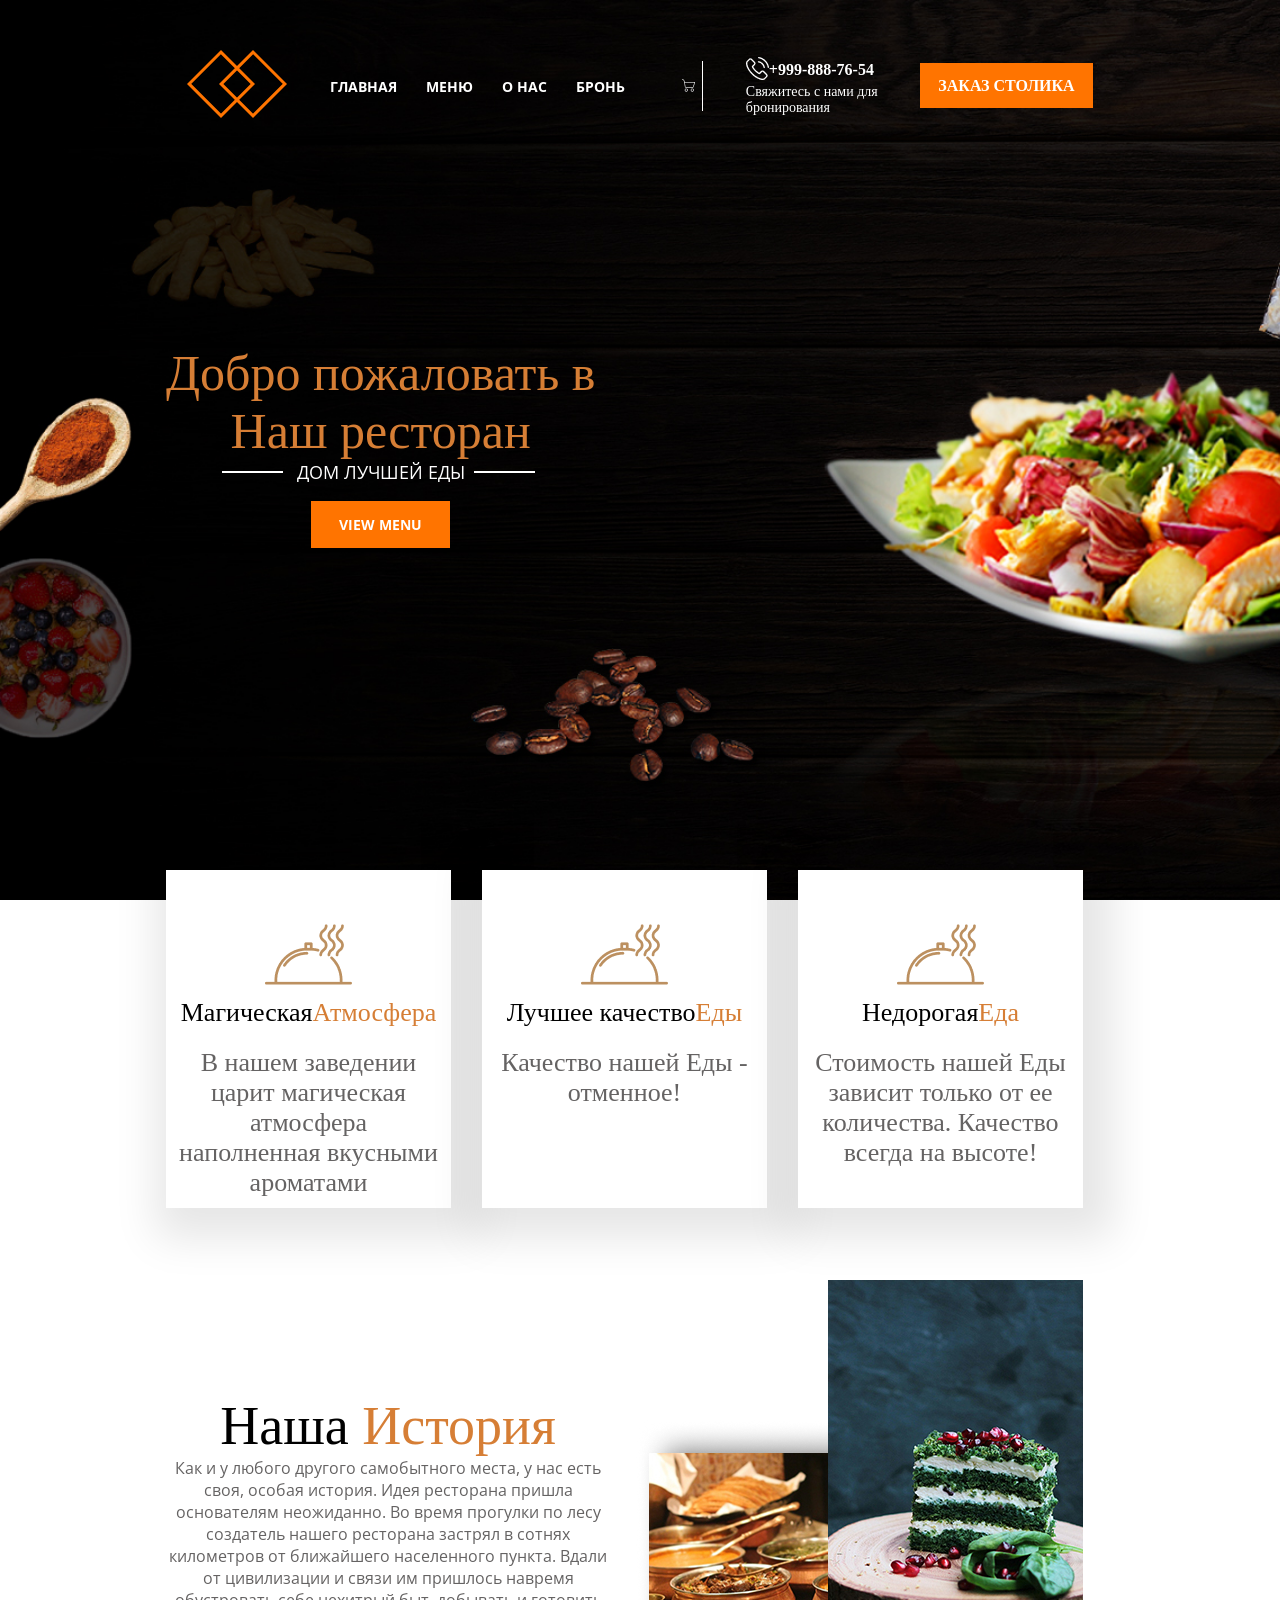
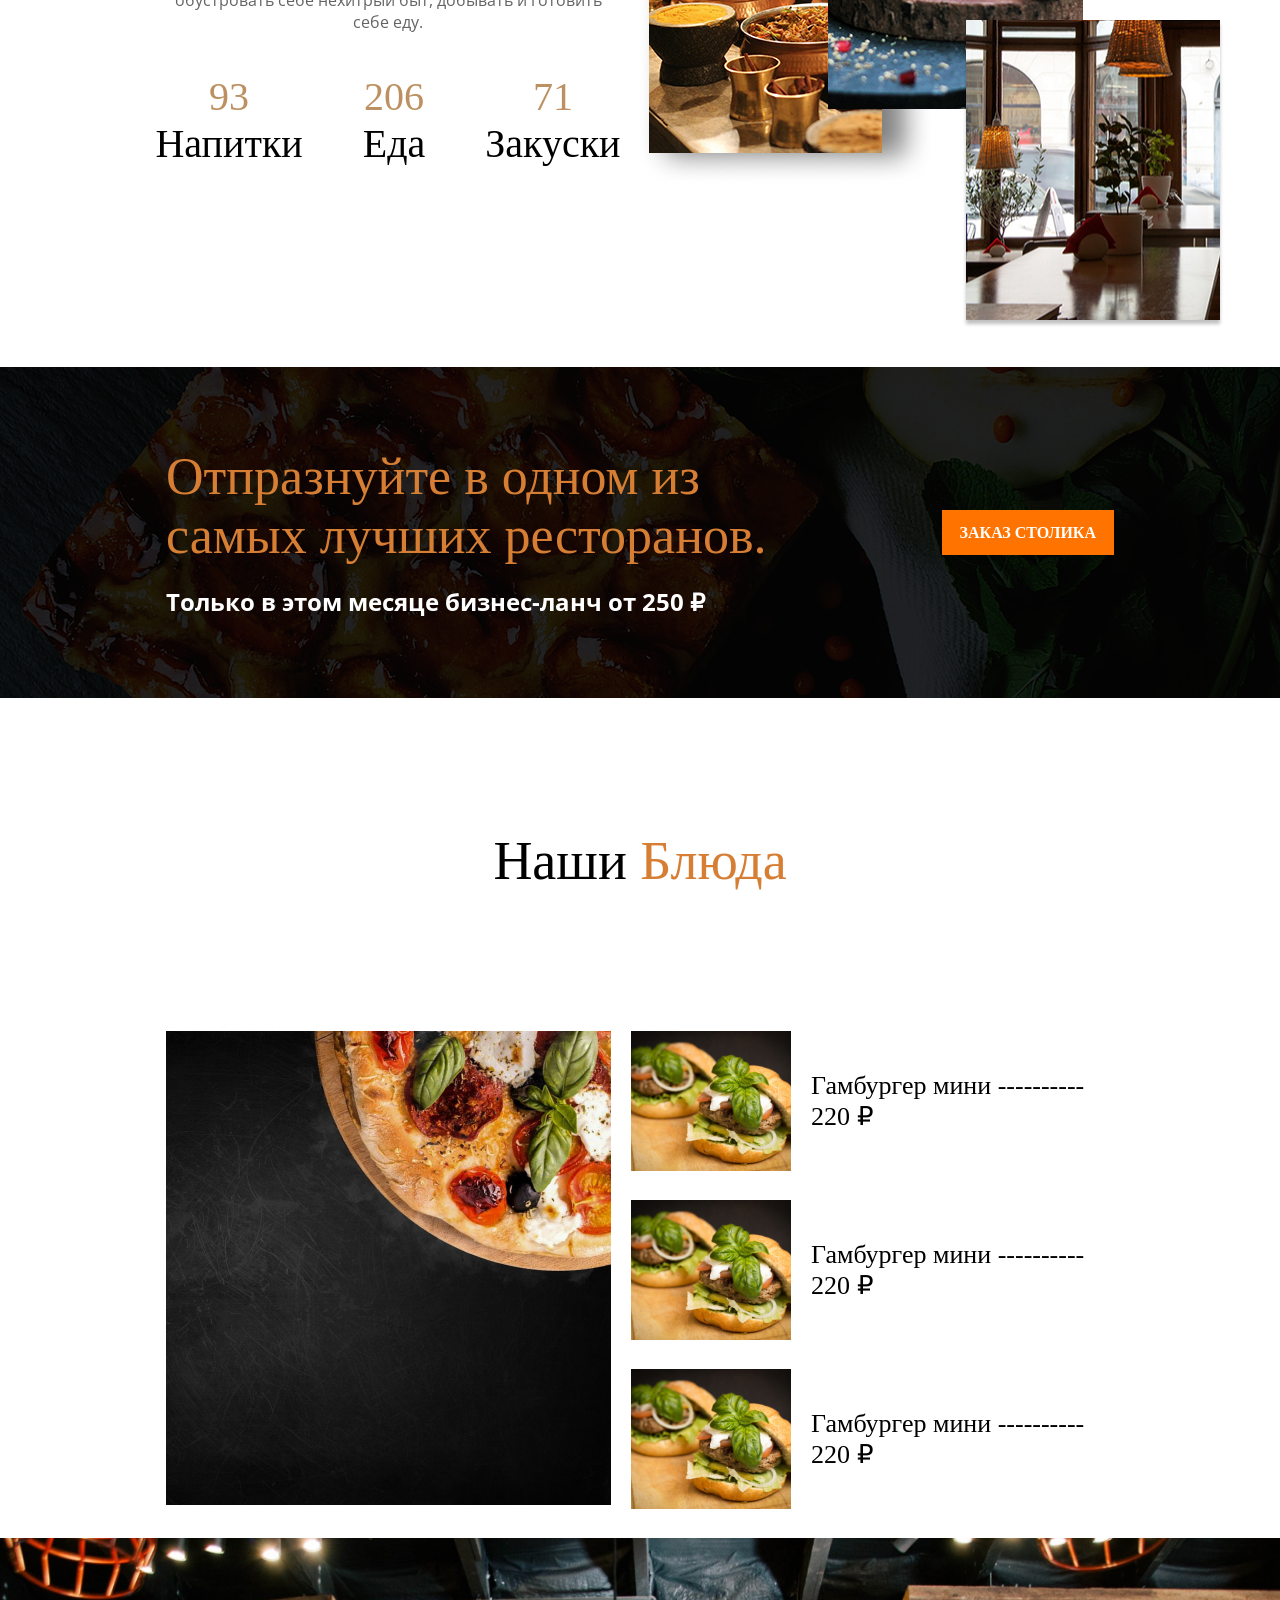
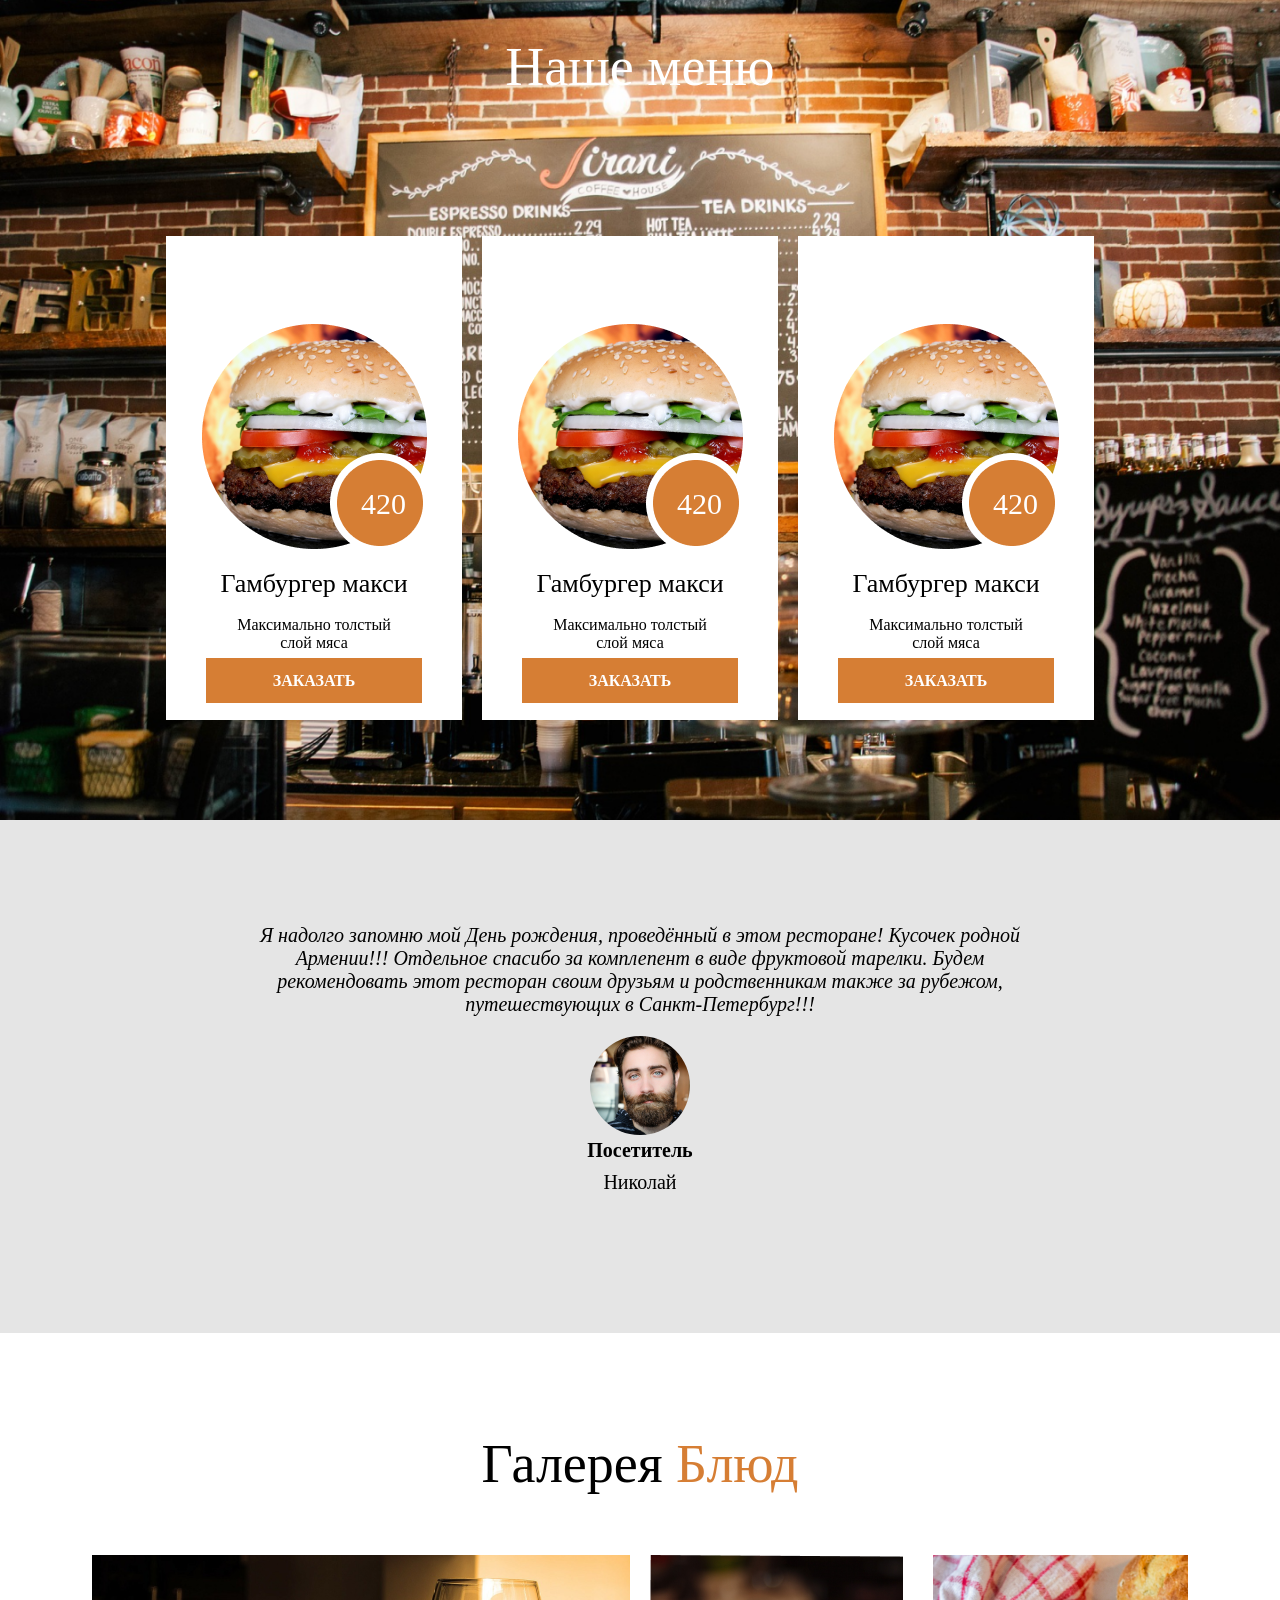
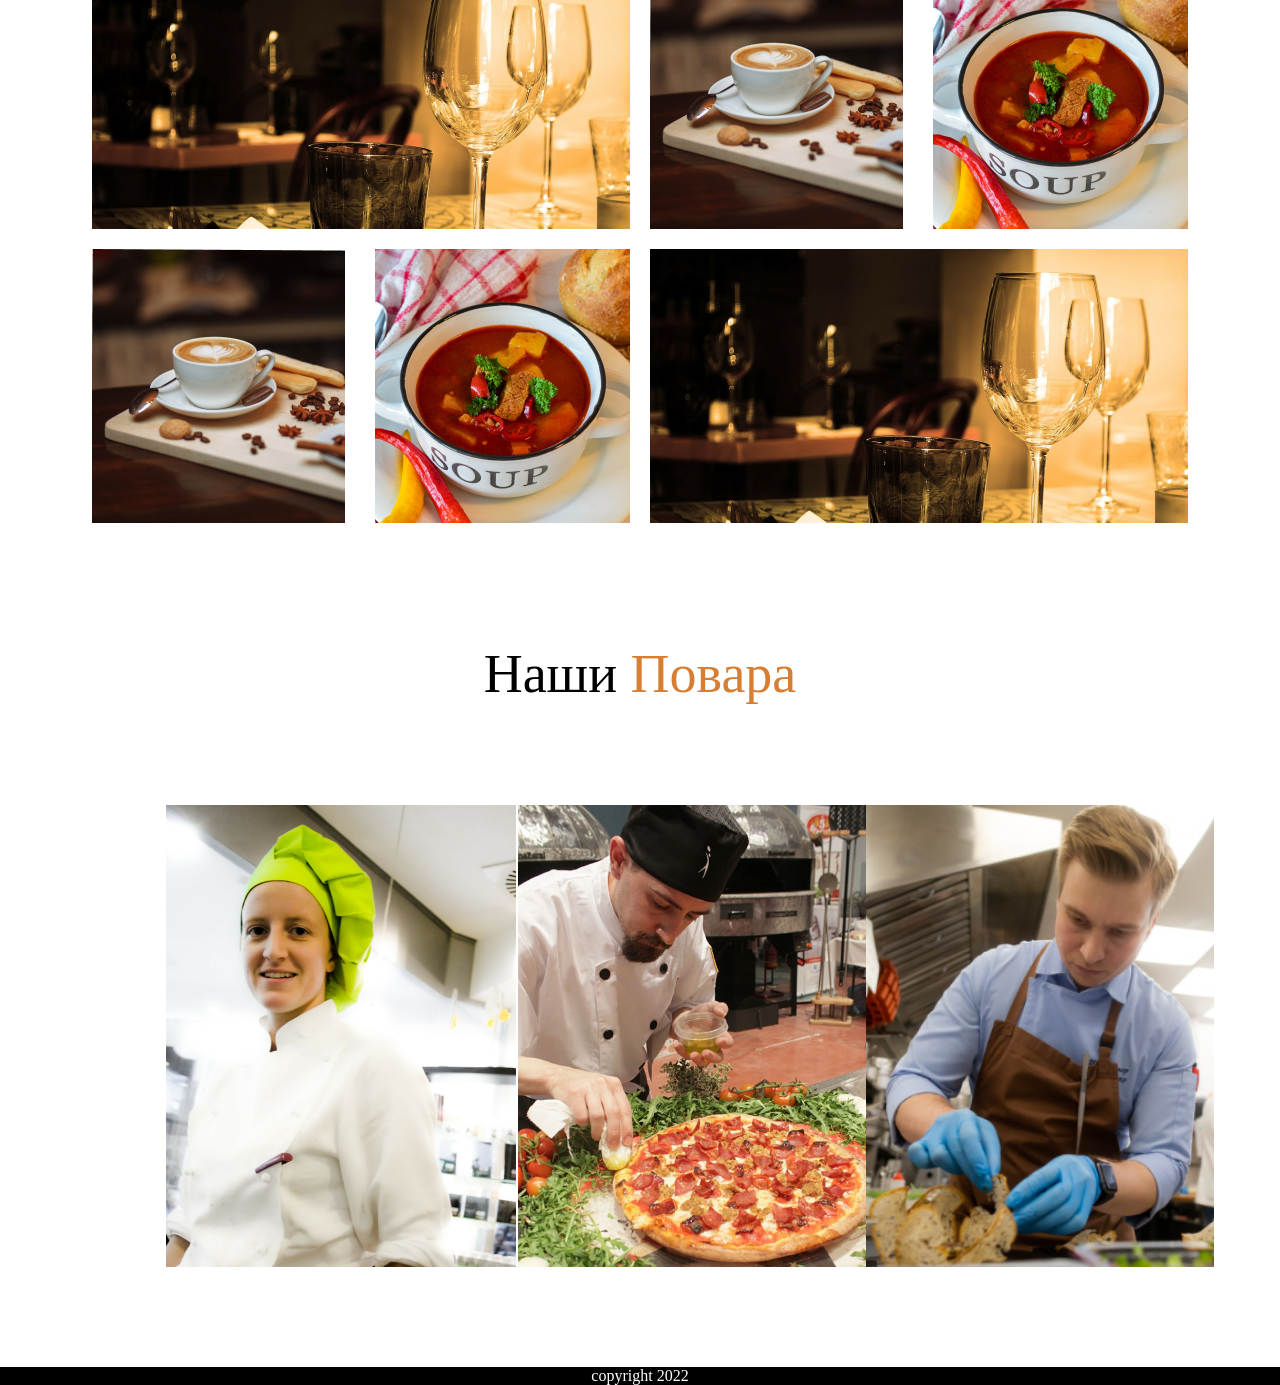
<file: restoran/index.html>
<!DOCTYPE html>
<html lang="ru">
<head>
	<meta charset="UTF-8">
	<link rel='stylesheet' href='style.css'>
	<link rel="preconnect" href="https://fonts.googleapis.com">
	<link rel="preconnect" href="https://fonts.gstatic.com" crossorigin>
	<link href="https://fonts.googleapis.com/css2?family=Open+Sans:ital,wght@0,300..800;1,300..800&display=swap" rel="stylesheet">
	<link rel="preconnect" href="https://fonts.googleapis.com">
	<link rel="preconnect" href="https://fonts.gstatic.com" crossorigin>
	<link href="https://fonts.googleapis.com/css2?family=Open+Sans:ital,wght@0,300..800;1,300..800&family=Tinos&display=swap" rel="stylesheet">
<title>Ресторан</title>
</head>
<body style="margin-left: 0px; margin-top: 0px; margin-right: 0px; margin-bottom: 0px;">
<div class ='header'>
	<div class='container'>
		<div class ='header-line'>
			<div class ='header-logo'>
				<img src="LOGO.png"alt="">
			</div>

			<div class='nav'>
				<a class='nav-item' href="@">ГЛАВНАЯ</a>
				<a class='nav-item' href="@">МЕНЮ</a>
				<a class='nav-item' href="@">О НАС</a>
				<a class='nav-item' href="@">БРОНЬ</a>
			</div>

			<div class='cart'>
				<a href="#">
					<img class='cart-img' src="cart.png"alt=""></a>
			</div>

			<div class='phone'>
				<div class='phone-holder'>
					<div class='phone-img'>
						<img src="phone.png" alt="">
					</div>
					<div class='number'><a class='num' href='#'>+999-888-76-54</a>
					</div>
				</div>
				<div class='phone-text'>Свяжитесь с нами для <br> бронирования
				</div>
			</div>

			<div class='btn'>
				<a class='button' href='#'>ЗАКАЗ СТОЛИКА</a>
			</div>
		</div>

		<div class='header-down'>
			<div class='header-title'>
				Добро пожаловать в

				<div class='header-subtitle'>
					Наш ресторан
				</div>
				<div class='header-suptitle'>
					ДОМ ЛУЧШЕЙ ЕДЫ
				</div>
				<div class='header-btn'>
					<a href='#' class='header-button'>VIEW MENU</a>
				</div>
			</div>
		</div>
	</div>
</div>
<div class='cards'>
	<div class='container'>
		<div class='cards-holder'>
			<div class='card'>
				<div class='card-image'>
					<img class='card-img' src='card.png'>
				</div>

				<div class='card-title'>
					Магическая <span>Атмосфера</span>
				</div>

				<div class='card-desc'>
					В нашем заведении царит магическая атмосфера 
					наполненная вкусными ароматами
				</div>
			</div>

			<div class='card'>
				<div class='card-image'>
					<img class='card-img' src='card.png'>
				</div>

				<div class='card-title'>
					Лучшее качество <span>Еды</span>
				</div>

				<div class='card-desc'>
					Качество нашей 
					Еды - отменное!
				</div>
			</div>

			<div class='card'>
				<div class='card-image'>
					<img class='card-img' src='card.png'>
				</div>

				<div class='card-title'>
					Недорогая <span>Еда</span>
				</div>

				<div class='card-desc'>
					Стоимость нашей Еды зависит только от 
					ее количества. Качество всегда на высоте!
				</div>
			</div>
		</div>
	</div>
</div>

<div class='history'>
	<div class='container'>
		<div class='history-holder'>
			<div class='history-info'>
				<div class='history-title'>
					Наша <span>История</span>
				</div>
				<div class='history-desc'>
					Как и у любого другого самобытного места, у нас есть своя, особая история. Идея ресторана пришла основателям неожиданно. Во время прогулки по лесу создатель нашего ресторана застрял в сотнях километров от ближайшего населенного пункта. Вдали от цивилизации и связи им пришлось навремя обустровать себе нехитрый быт, добывать и готовить себе еду.
				</div>

				<div class='history-number'>
					<div class='number-item'>
						93<span>Напитки</span>
					</div>

					<div class='number-item'>
						206<span>Еда</span>
					</div>

					<div class='number-item'>
						71<span>Закуски</span>
					</div>
				</div>
			</div>
			<div class='history-images'>
				<img class='images-1' src='1.png' alt="">
				<img class='images-2' src='2.png' alt="">
				<img class='images-3' src='3.png' alt="">
			</div>
		</div>
	</div>
</div>

<div class='black-block'>
	<div class='container'>
		<div class='block-holder'>
			<div class='left'>
				<div class='left-title'>
					Отпразнуйте в одном из <br>
					самых лучших ресторанов.
				</div>
				<div class='left-text'>
					Только в этом месяце бизнес-ланч от 250 ₽
				</div>
			</div>
			<div class='right'>
				<div class='right-button'>
					<a href="#" class='right-btn'>ЗАКАЗ СТОЛИКА</a>
				</div>
			</div>
		</div>
	</div>
</div>

<div class='dishes'>
	<div class='container'>
		<div class='dishes-title'>
			Наши <span>Блюда</span>
		</div>
			<div class='burgers'>
				<div class='burgers-image'>
					<img src='pizza.png' class='pizza'>
				</div>
				<div class='burgers-items'>
					<div class='burger-item'>
						<img src='hamburger.png' class='burger'>
							<div class='burger-text'>
								Гамбургер мини ---------- 220 ₽
							</div>
					</div>

					<div class='burger-item'>
						<img src='hamburger.png' class='burger'>
							<div class='burger-text'>
								Гамбургер мини ---------- 220 ₽
							</div>
					</div>
		
					<div class='burger-item'>
						<img src='hamburger.png' class='burger'>
							<div class='burger-text'>
								Гамбургер мини ---------- 220 ₽
							</div>
					</div>
				</div>
			</div>
	</div>
</div>

<div class='menu'>
	<div class='container'>
		<div class='menu-title'>
			Наше меню
		</div>
		<div class='menu-items'>
			<div class='menu-item'>
				<div class='menu-image'>
					<img src='menu-item.png' class='menu-img'>
					<div class='price'>
						<img src='price.png'class='price-image'>
						<div class='price-420'>420</div>
					</div>
				</div>
				<div class='menu-text'>
					Гамбургер макси
				</div>
				<div class='menu-subtext'>
					Максимально толстый <br> слой мяса
				</div>

				<div class='menu-button'>
					<a href="#" class='menu-btn'>ЗАКАЗАТЬ</a>
				</div>
			</div>

		<div class='menu-item'>
				<div class='menu-image'>
					<img src='menu-item.png' class='menu-img'>
					<div class='price'>
						<img src='price.png'class='price-image'>
						<div class='price-420'>420</div>
					</div>
				</div>
				<div class='menu-text'>
					Гамбургер макси
				</div>
				<div class='menu-subtext'>
					Максимально толстый <br> слой мяса
				</div>

				<div class='menu-button'>
					<a href="#" class='menu-btn'>ЗАКАЗАТЬ</a>
				</div>
			</div>

		<div class='menu-item'>
				<div class='menu-image'>
					<img src='menu-item.png' class='menu-img'>
					<div class='price'>
						<img src='price.png'class='price-image'>
						<div class='price-420'>420</div>
					</div>
				</div>
				<div class='menu-text'>
					Гамбургер макси
				</div>
				<div class='menu-subtext'>
					Максимально толстый <br> слой мяса
				</div>

				<div class='menu-button'>
					<a href="#" class='menu-btn'>ЗАКАЗАТЬ</a>
				</div>
			</div>
		</div>
	</div>
</div>

<div class='coment'>
	<div class='container'>
		<div class='coment-text'>
			Я надолго запомню мой День рождения, проведённый в этом ресторане! Кусочек родной <br> Армении!!! Отдельное спасибо за комплепент в виде фруктовой тарелки. Будем <br> рекомендовать этот ресторан своим друзьям и родственникам также за рубежом, <br> путешествующих в Санкт-Петербург!!!
		</div>
		<div class='coment-image'>
			<img src='face.png' class='coment-img'>
		</div>

		<div class='coment-type'>
			Посетитель
		</div>
		<div class='coment-name'>
			Николай
		</div>
	</div>
</div>

<div class='galery'>
	<div class='container'>
		<div class='galery-title'>
			Галерея <span>Блюд</span>
		</div>
		<div class='galery-content'>
			<div class='galery-left'>
				<div class='galery-up'>
					<img src='10.png'>
				</div>
				<div class='galery-down'>
					<img src='20.png'>
					<img src='30.png'>
				</div>
			</div>
			<div class='galery-right'>
				<div class='galery-up'>
					<img src='20.png'>
					<img src='30.png'>
				</div>
				<div class='galery-down'>
					<img src='10.png'>
				</div>
			</div>
		</div>
	</div>
</div>

<div class='cook'>
	<div class='container'>
		<div class='cook-title'>
			Наши <span>Повара</span>
		</div>
		<div class='cook-content'>
			<img src='1c.png'>
			<img src='2c.png'>
			<img src='3c.png'>
		</div>
	</div>
</div>
<div class='footer'>
	copyright 2022
</div>
</body>
</html>
</file>
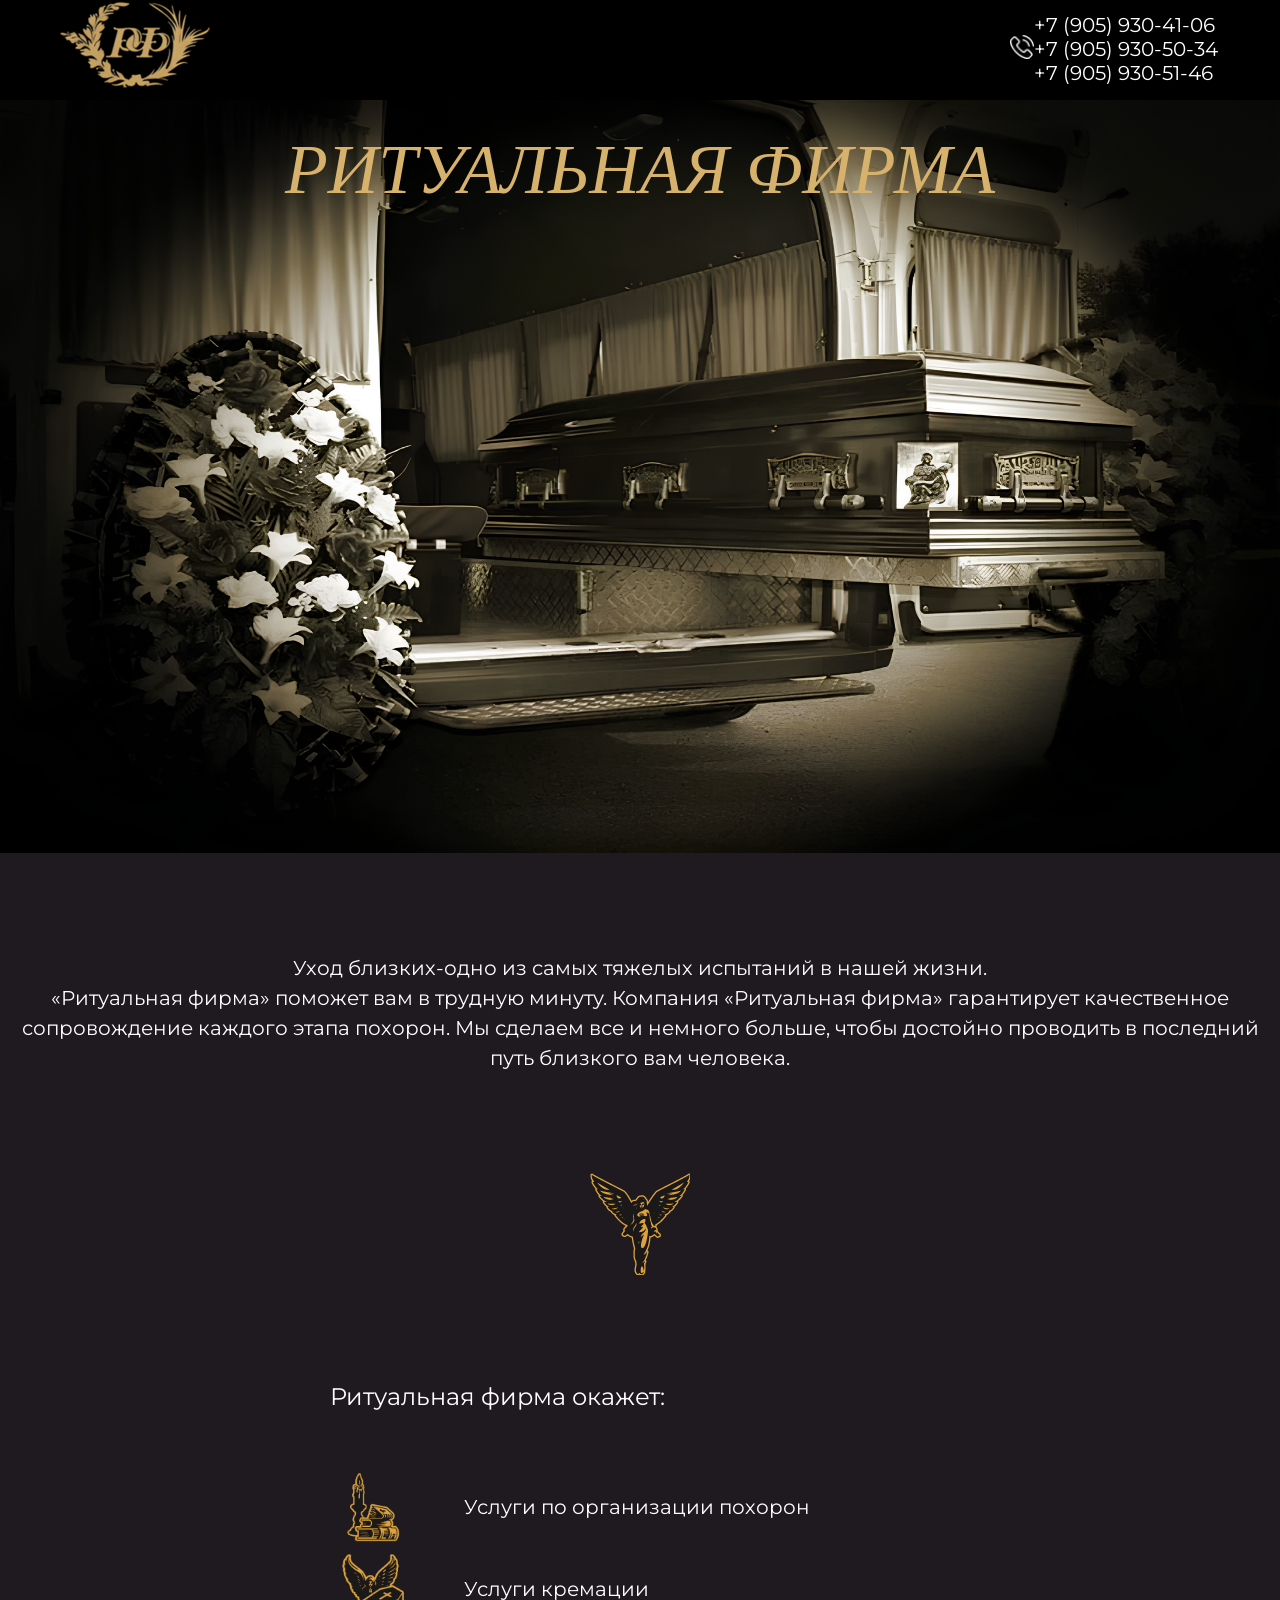
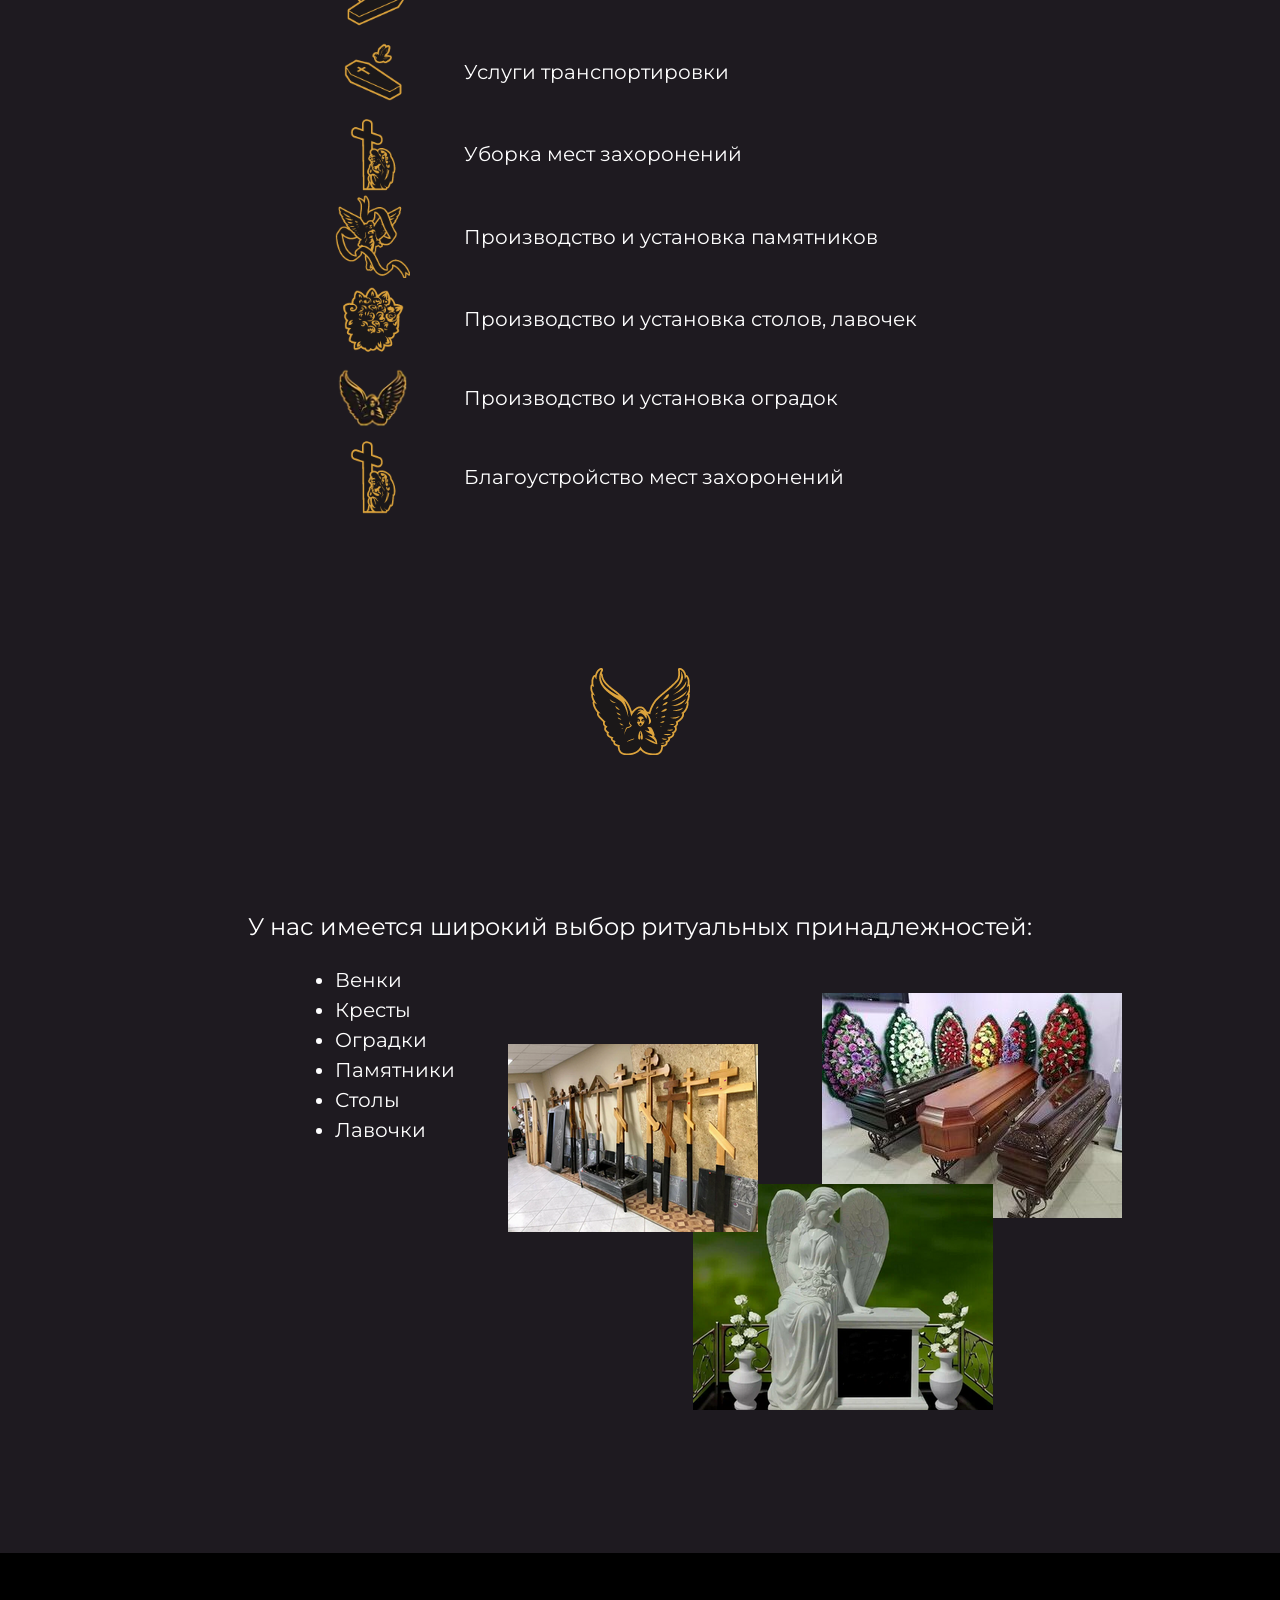
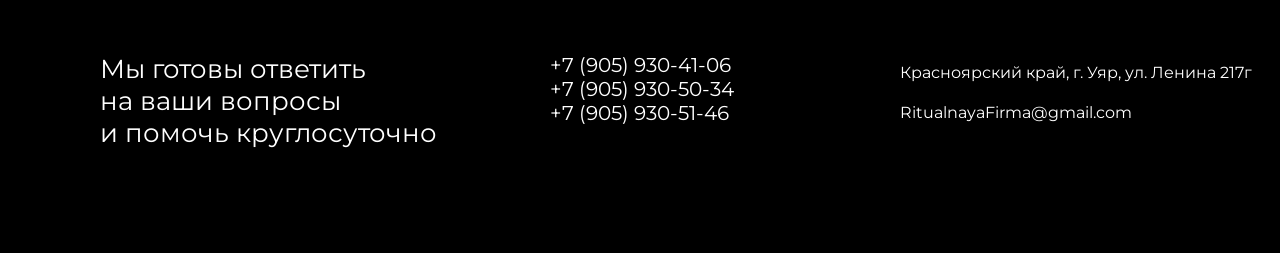
<file: одностраничник/index.html>
<!DOCTYPE html>
<html lang="ru">
<head>
	<meta charset="UTF-8">
	<link rel='stylesheet' href='style.css'>
	<link rel="preconnect" href="https://fonts.googleapis.com">
	<link rel="preconnect" href="https://fonts.gstatic.com" crossorigin>
	<link href="https://fonts.googleapis.com/css2?family=Montserrat:ital,wght@0,100..900;1,100..900&display=swap" rel="stylesheet">
	<link href="https://fonts.googleapis.com/icon?family=Material+Icons" rel="stylesheet">

<title>Ритуальные услуги</title>
</head>
<body style="margin-left: 0px; margin-top: 0px; margin-right: 0px; margin-bottom: 0px;">

<div class='header'>
	<div class='container'>
		<div class='logo'><img src='logo (4)_processed.png' class='logo'></div>
		<div class='phone'>
			<div class='phone-img'><img class ='phone-icon' src='phone.png'></div>
			<div class='number'>
				+7 (905) 930-41-06<br>
				+7 (905) 930-50-34<br>
				+7 (905) 930-51-46
			</div>
		</div>
	</div>
</div>

<div class='ritualfirma'>
	<img src='diploma.png' class='ritfirma'>
	<div class='ritual-title'>Ритуальная фирма</div>
</div>
<div class='description'>
		<div class='desc-text'>
			Уход близких-одно из самых тяжелых испытаний в нашей жизни. <br> «Ритуальная фирма» поможет вам в трудную минуту. Компания «Ритуальная фирма» гарантирует качественное сопровождение каждого этапа похорон. Мы сделаем все и немного больше, чтобы достойно проводить в последний путь близкого вам человека.
		</div>
		<div class='desc-img'><img src='_100.png'></div>
		<div class='desc-services'>Ритуальная фирма окажет:</div>
	<div class='services'>
		<div class='serv_1'>
			<img class='serv-img' src='1.png'>
			<div class='serv-text'>Услуги по организации похорон</div>
		</div>
		<div class='serv_2'>
			<img class='serv-img' src='2.png'>
			<div class='serv-text'>Услуги кремации</div>
		</div>
		<div class='serv_3'>
			<img class='serv-img' src='3.png'>
			<div class='serv-text'>Услуги транспортировки</div>
		</div>
		<div class='serv_4'>
			<img class='serv-img' src='5.png'>
			<div class='serv-text'>Уборка мест захоронений</div>
		</div>
		<div class='serv_4'>
			<img class='serv-img' src='4.png'>
			<div class='serv-text'>Производство и установка памятников</div>
		</div>
		<div class='serv_5'>
			<img class='serv-img' src='8.png'>
			<div class='serv-text'>Производство и установка столов, лавочек</div>
		</div>
		<div class='serv_5'>
			<img class='serv-img' src='9.png'>
			<div class='serv-text'>Производство и установка оградок</div>
		</div>
		<div class='serv_5'>
			<img class='serv-img' src='5.png'>
			<div class='serv-text'>Благоустройство мест захоронений</div>
		</div>	
	</div>
		<div class='desc-img2'><img src='2_100.png'></div>
	<div class='Goods'>
		<div class='desc-goods'>У нас имеется широкий выбор ритуальных принадлежностей:</div>
			<ul class='goods'>
				<li>Венки</li>
				<li>Кресты</li>
				<li>Оградки</li>
				<li>Памятники</li>
				<li>Столы</li>
				<li>Лавочки</li>
			</ul>
		<div class='goods-images'>
			<img class='img-1' src='венки и гробы.jpg'>
			<img class='img-2' src='памятник.png'>
			<img class='img-3' src='крест.png'>
		</div>
	</div>
</div>
<div class='footer'>
		<div class='question-help'>
			Мы готовы ответить <br> на ваши вопросы <br> и помочь круглосуточно
		</div>
	<div class='numbers'>
		<div class='number-phone'>
			+7 (905) 930-41-06 <br>
			+7 (905) 930-50-34 <br>
			+7 (905) 930-51-46
		</div>
	</div>
	<div class='addresses'>
		<div class='address'>Красноярский край, г. Уяр, ул. Ленина 217г</div>
		<div class='email'>
			RitualnayaFirma@gmail.com
		</div>
	</div>
</div>
</body>
</html>
</file>
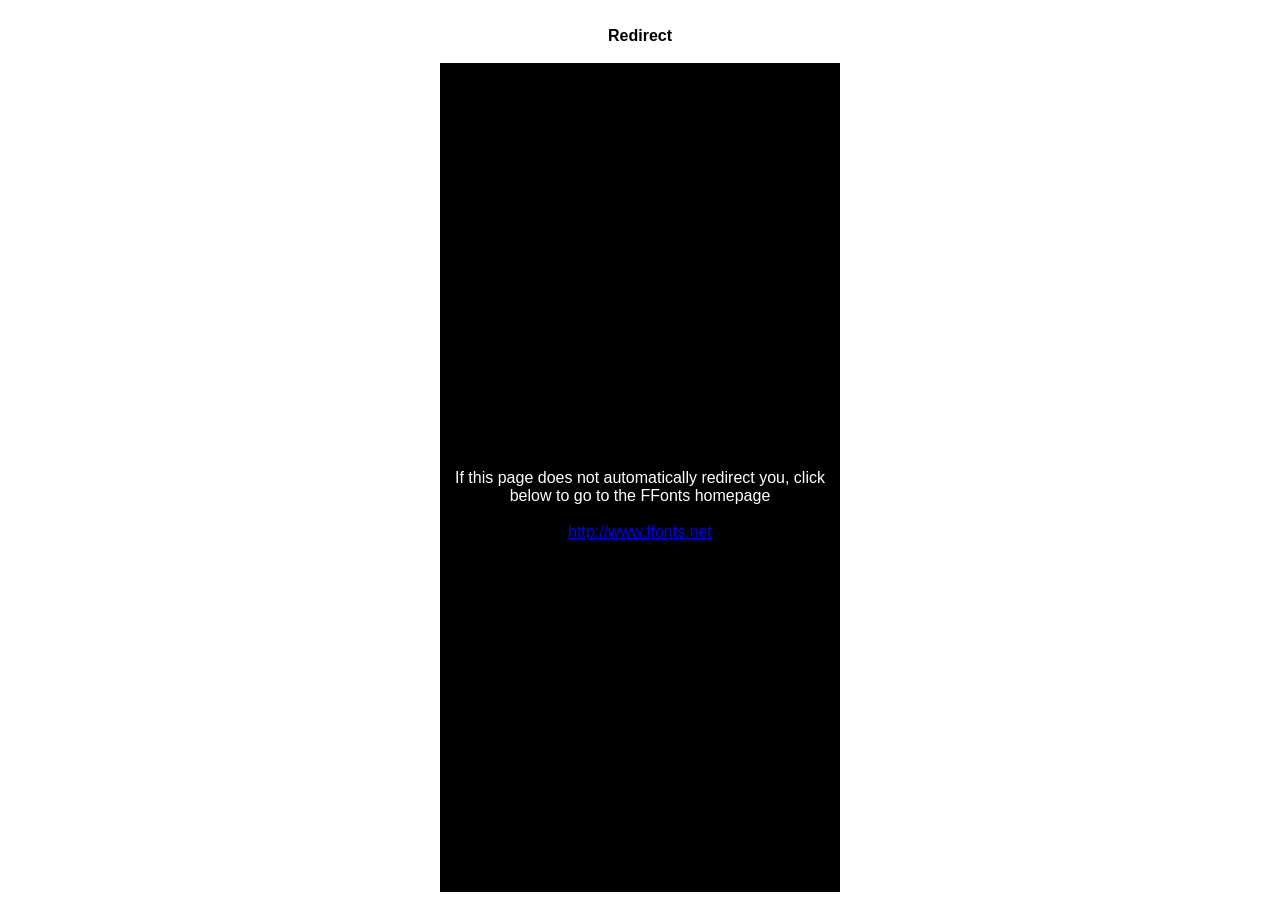
<file: одностраничник/ffonts.net.htm>
<HTML>
<HEAD>
<TITLE>FFonts - Redirect</TITLE>
<meta http-equiv="refresh" content="1;url=http://www.ffonts.net">
<script language="javascript">
<!-- 
//location.replace("http://www.ffonts.net");
-->
</script>
</HEAD>

<BODY >
<CENTER>
<TABLE WIDTH="400" HEIGHT="100%" BORDER="0" CELLPADDING="0" CELLSPACING="0">
<TR><TD WIDTH="100%" HEIGHT="20" ALIGN="CENTER" VALIGN="LEFT" BGCOLOR="#FFFFFF"><FONT FACE="Arial, Sans Serif, Verdana" SIZE=3 COLOR="#000000"><B>Redirect</B></FONT></TD></TR>
<TR><TD WIDTH="100%" HEIGHT="300" ALIGN="CENTER" VALIGN="LEFT" BGCOLOR="#000000"><BR><BR><BR>
<FONT FACE="Arial, Sans Serif, Verdana" SIZE=3 COLOR="#FFFFFF">If this page does not automatically redirect you, click below to go to the FFonts homepage</FONT>
<BR><BR>
<FONT FACE="Arial, Sans Serif, Verdana" SIZE=3 COLOR="#FFFFFF"><A HREF="http://www.ffonts.net" TARGET="_top">http://www.ffonts.net</A>
</TD></TR>
</TD></TR>
</TABLE>
</CENTER>
</BODY>
</HTML>
</file>
<file: maket_cakes/css/style.css>
@import "fonts.css";
@import "reset.css";
@import "global.css";
@import "header.css";
@import "footer.css";


.about__inner {
    display: grid;
    grid-template-columns: 1fr 1.05fr;
    grid-template-rows: repeat(2, auto);
    gap: 40px 53px;
}

.about__img {
    border-radius: var(--border-radius);
    overflow: hidden;
    position: relative;
    grid-row: 1/-1;
}

.about__img>img {
    width: 100%;
    height: 100%;
    object-fit: cover;
    object-position: 50% 50%;
    object-position: 0 50%;
}

.about__img-control {
    position: absolute;
    left: 5%;
    bottom: 4.7%;
    display: flex;
    gap: 10px;
    align-items: center;
    max-width: 300px;
    text-align: left;
    width: 100%;
    background: #957B97e6;
    border-radius: var(--border-radius);
    padding: 15px 20px;
    color: var(--general-bg);
}

.about__img-button {
    flex-shrink: 0;
    background: var(--general-bg);
    box-shadow: 0px 4px 20px rgba(184, 148, 126, 0.3);
    border-radius: 50%;
    width: 78px;
    height: 78px;
    display: flex;
    align-items: center;
    justify-content: center;
    position: relative;

}

.about__img-button::before {
    content: '';
    position: absolute;
    border: 1px solid var(--accent-color-2);
    inset: 5px;
    border-radius: 50%;

    opacity: 0;
    transition: var(--transition);
}

.about__img-button:hover::before {
    opacity: 1;
}

.about__heading {
    margin-bottom: 30px;
}

.about__text {}

.about__grid {
    display: grid;
    gap: 32px;
    grid-template-columns: repeat(2, 1fr);
}

.about__grid-item {
    background: var(--accent-bg);
    border-radius: var(--border-radius);
    padding: 29px 24px;
    display: flex;
    gap: 15px;
    align-items: center;
}

.about__grid-img {
    border: 1px solid VAR(--accent-text);
    border-radius: 50%;
    width: 60px;
    height: 60px;
    flex-shrink: 0;
    display: flex;
    justify-content: center;
    align-items: center;
}

/*===================================================*/

.program__top {
    display: flex;
    justify-content: space-between;
    align-items: center;
    margin-bottom: 60px;
    gap: 30px 15px;
}

.program__title {
    margin-bottom: 20px;
}

.program__tab-content {
    margin-bottom: 40px;
}

.program__bottom {
    display: flex;
    justify-content: space-between;
    align-items: center;
    gap: 15px;
}

.program__action {
    display: grid;
    grid-template: repeat(3, auto) / 1.65fr 1fr;
    gap: 40px;
    max-width: 501px;
    flex-shrink: 0;
    width: 100%;
}

.program__discont {
    font-size: 20px;
    padding: 40px;
    background: var(--accent-bg);
    border-radius: var(--border-radius);
    grid-row: 1 / 3;

}

.program__discont-value {
    display: block;
    font-family: 'Gabriola';
    font-size: 74px;
    line-height: .82;
    color: var(--accent-color);
    margin: 0 0 7px 13%;
    animation: discont-grow .8s infinite alternate;
    transform-origin: 0 0;
}

@keyframes discont-grow {
    0% {
        transform: scale(1);
        color: var(--accent-color)
    }

    100% {
        transform: translateX(3%) scale(1.1);
        color: #ff9138
    }
}

.program__discont span {
    font-size: 16px;
    margin-left: 35%;
}

.program__price-text {
    line-height: 1.6;
    text-transform: uppercase;
    color: var(--accent-color-2);
    margin-bottom: 5px;
}

.program__price-value {
    font-family: 'Gabriola';
    font-size: 32px;
    line-height: .9;
}

.program__price-value--big {
    font-size: 50px;
    color: var(--accent-text);
}

.program__button {
    grid-column: 1 / -1;
}

.program__img img {
    width: 100%;
}

.tab-controls {
    display: flex;
    gap: 26px;
}

.tab-controls__link {
    background: #FFF9F4;
    border-radius: 100px;
    display: block;
    padding: 14px 30px;
    box-shadow: 0px 4px 20px rgba(206, 195, 185, 0.3);

    transition: var(--transition);
    white-space: nowrap;
}

.tab-controls__link:hover {
    background: #FFE0CB;
}

.tab-controls__link--active {
    background: #FFE0CB;
    box-shadow: 0px 4px 20px rgba(206, 195, 185, 0);
}

.tab-content {
    display: none;
}

.tab-content--show {
    display: block;
}

.accordion-list__item {
    margin-bottom: 30px;
    border-radius: var(--border-radius);
    border: 1px solid var(--accent-color);
}

.accordion-list__item:last-child {
    margin-bottom: 0;
}

.accordion-list__control {
    padding: 41px 30px;
    display: flex;
    justify-content: space-between;
    width: 100%;
    background: transparent;
    font-family: 'Gabriola';
    font-size: 42px;
    line-height: 90%;
    color: var(--accent-text);
    gap: 15px;
    text-align: left;
    transition: var(--transition);
}

.accordion-list__item--opened .accordion-list__control {
    padding-bottom: 20px;
}

.accordion-list__control-icon {
    border: 1.5px solid var(--accent-color);
    border-radius: 50%;
    width: 36px;
    height: 36px;
    display: flex;
    align-items: center;
    justify-content: center;
    flex-shrink: 0;

    transition: var(--transition);
}

.accordion-list__control-icon svg {
    margin-left: 2px;
}

.accordion-list__control-icon path {
    transition: var(--transition);
}

.accordion-list__control:hover .accordion-list__control-icon {
    background: var(--accent-color);
    transform: rotate(90deg);
}

.accordion-list__control:hover .accordion-list__control-icon path {
    fill: var(--general-bg);
}

.accordion-list__item--opened .accordion-list__control-icon {
    background: var(--accent-color);
    transform: rotate(90deg);
}

.accordion-list__item--opened .accordion-list__control-icon path {
    fill: var(--general-bg);
}

.accordion-list__content {
    max-height: 0;
    overflow: hidden;
    transition: var(--transition);
}

.accordion-content {
    padding: 0 30px 40px;
    display: flex;
    gap: 80px;
}

.accordion-content__text {
    max-width: 274px;
}

.accordion-content__col:first-child {
    max-width: 507px;
    width: 100%;
}

.accordion-content__title {
    color: var(--accent-color-2);
    line-height: 1.6;
    text-transform: uppercase;
    margin-bottom: 20px;
}

.accordion-content__item {
    margin-bottom: 20px;
    display: flex;
}

.accordion-content__item:last-child {
    margin-bottom: 0;
}

.accordion-content__icon {
    border: 1px solid var(--accent-color-2);
    width: 24px;
    height: 24px;
    border-radius: 50%;
    align-items: center;
    display: inline-flex;
    justify-content: center;
    margin-right: 8px;
    flex-shrink: 0;
}

/*===================================================*/

.gallery__inner {
    display: grid;
    grid-template-columns: repeat(2, 1fr);
    gap: 32px;
    margin-bottom: 40px;
}

.gallery__img {
    justify-self: center;
    align-self: center;
}

.gallery__img img {
    max-width: 100%;
}

.galerry__content {
    display: flex;
    align-items: end;
    justify-content: space-between;
    gap: 30px 15px;
}

.gallery__info {
    max-width: 380px;
}

.gallery__title {
    margin-bottom: 20px;
}

.gallery__nav {
    display: flex;
    gap: 98px;
    align-items: center;
    font-family: 'Gabriola';
    font-size: 42px;
    line-height: .9;
    position: relative;
}


.gallery__prev,
.gallery__next {
    background: transparent;
    cursor: pointer;
    border: 1.5px solid var(--accent-color);
    border-radius: 50%;
    flex-shrink: 0;
    width: 36px;
    height: 36px;
    display: flex;
    align-items: center;
    justify-content: center;
    transition: var(--transition);
}

.swiper-button-disabled.gallery__prev,
.swiper-button-disabled.gallery__next {
    border: 1.5px solid #e1d9e1;
    cursor: auto;
}

.swiper-button-disabled.gallery__prev path,
.swiper-button-disabled.gallery__next path {
    fill: #e1d9e1;
}

.swiper-button-disabled.gallery__prev:hover,
.swiper-button-disabled.gallery__next:hover {
    background: transparent;
}

.swiper-button-disabled.gallery__prev:hover path,
.swiper-button-disabled.gallery__next:hover path {
    fill: #e1d9e1;
}

.gallery__prev path,
.gallery__next path {
    transition: var(--transition);
}

.gallery__prev:hover,
.gallery__next:hover {
    background: var(--accent-color);
}

.gallery__prev:hover path,
.gallery__next:hover path {
    fill: var(--general-bg);
}

.gallery__pagination {
    display: flex;
    position: absolute;
    top: 50%;
    left: 50%;
    transform: translate(-50%, -50%);
    width: auto;
    bottom: auto;
}

.gallery__slide {
    border-radius: var(--border-radius);
    overflow: hidden;
}

.gallery__slide img {
    width: 100%;
}


/*===============================================*/

.testimonials__inner {
    display: flex;
    justify-content: space-between;
    align-items: end;
    margin-bottom: 40px;
    gap: 30px;
}

.testimonials__info {
    max-width: 632px;
}

.testimonials__title {
    margin-bottom: 20px;
}

.testimonials__nav {
    display: flex;
    gap: 30px;
    align-items: center;
}

.testimonials__prev,
.testimonials__next {
    background: transparent;
    cursor: pointer;
    border: 1.5px solid var(--accent-color);
    border-radius: 50%;
    flex-shrink: 0;
    width: 36px;
    height: 36px;
    display: flex;
    align-items: center;
    justify-content: center;
    transition: var(--transition);
}

.swiper-button-disabled.testimonials__prev,
.swiper-button-disabled.testimonials__next {
    border: 1.5px solid #e1d9e1;
    cursor: auto;
}

.swiper-button-disabled.testimonials__prev path,
.swiper-button-disabled.testimonials__next path {
    fill: #e1d9e1;
}

.swiper-button-disabled.testimonials__prev:hover,
.swiper-button-disabled.testimonials__next:hover {
    background: transparent;
}

.swiper-button-disabled.testimonials__prev:hover path,
.swiper-button-disabled.testimonials__next:hover path {
    fill: #e1d9e1;
}

.testimonials__prev path,
.testimonials__next path {
    transition: var(--transition);
}

.testimonials__prev:hover,
.testimonials__next:hover {
    background: var(--accent-color);
}

.testimonials__prev:hover path,
.testimonials__next:hover path {
    fill: var(--general-bg);
}

.testimonials__slider {
    overflow: visible;
}

.testimonials__wrapper {
    margin-bottom: 40px;
}

.testimonials__slide {
    background: var(--accent-bg);
    border-radius: var(--border-radius);
    padding: 30px 30px 40px;
    display: flex;
    gap: 30px;
    transition: var(--transition);
    opacity: 0;
    height: auto;
}

.swiper-slide-prev.testimonials__slide,
.swiper-slide-next.testimonials__slide {
    opacity: 0.5;
}

.testimonials__slide.swiper-slide {
    transform: scale(.9);
}

.swiper-slide-active.testimonials__slide {
    transform: scale(1);
    opacity: 1;
}

.testimonials__student {
    max-width: 165px;
    width: 100%;
    flex-shrink: 0;
    text-align: center;
}

.testimonials__student-img {
    border-radius: var(--border-radius);
    overflow: hidden;
    margin-bottom: 20px;
}

.testimonials__student-img img {
    width: 100%;
}

.testimonials__student-name {
    margin-bottom: 5px;
    text-transform: uppercase;
    line-height: 1.6;
    color: var(--accent-text);
}

.testimonials__student-inst {
    margin: 0 auto;
    color: var(--accent-color-2);
    display: flex;
    align-items: center;
    justify-content: center;
    gap: 5px;
}

.testimonials__quote span {
    display: block;
    font-family: 'Gabriola';
    font-size: 32px;
    line-height: .9;
    color: var(--accent-text);
    margin-bottom: 10px;
}

.testimonials__scrollbar.swiper-scrollbar {
    position: static;
    width: 100%;
    height: 7px;
}

.testimonials__scrollbar .swiper-scrollbar-drag {
    background: var(--accent-color);
}

/*=========================================*/

.contact {
    padding: 140px 0;
    background: url("../img/decor/bg-footer.png") 50% 0 / cover no-repeat;
}

.contact__inner {
    display: flex;
    align-items: end;
    gap: 84px;
    z-index: 1;
    position: relative;
}

.contact__inner::before {
    content: url("../img/decor/berries.png");
    position: absolute;
    top: -4%;
    left: 0;
}

.contact__inner::after {
    content: url("../img/decor/beries-2.png");
    position: absolute;
    top: 4%;
    right: 0;
}

.contact__img img {
    width: 100%;
    filter: drop-shadow(0px 4px 30px rgba(198, 176, 161, 0.3));
}

.contact__body {
    max-width: 420px;
}

.contact__title {
    margin-bottom: 20px;
}

.contact__text {
    margin-bottom: 40px;
}

.contact__label {
    margin-bottom: 10px;
}

.contact__input {
    display: block;
    width: 100%;
    background: #00000000;
    border: 1px solid var(--input-color);
    border-radius: 100px;
    padding: 19px 42px 19px 28px;
    font-size: 16px;
    margin-bottom: 10px;
    transition: var(--transition);
    margin-bottom: 20px;
}

.contact__input:hover {
    border-color: var(--accent-color);
}

.contact__input::placeholder {
    color: var(--input-color);
    transition: var(--transition);
}

.contact__input:hover::placeholder {
    color: var(--accent-color);
}

.contact__check-label {
    display: flex;
    align-items: start;
    gap: 5px;
    max-width: 288px;
    font-size: 13px;
    margin-bottom: 20px;
}

.contact__check-label a {
    text-decoration: underline;
    transition: var(--transition);
}

.contact__check-label a:hover {
    color: var(--accent-color);
}

.contact__checkbox {
    appearance: none;
    width: 16px;
    height: 16px;
    border: 1px solid var(--input-color);
    transition: var(--transition);
    border-radius: 4px;
    flex-shrink: 0;
    cursor: pointer;
    position: relative;
}

.contact__checkbox:hover {
    border: 1px solid var(--accent-color);
}

.contact__checkbox:checked {
    background: var(--accent-color);
    border: 1px solid var(--accent-color);
}

.contact__checkbox::before {
    content: '';
    position: absolute;
    inset: 0;
    background: url("../img/icons/check.svg") 50% 50% no-repeat;
    opacity: 0;
    transition: var(--transition);
}

.contact__checkbox:checked::before {
    opacity: 1;
}







/*============================*/
/*===================================*/
@media (max-width: 1200px) {
    .hero__img {
        margin: 0;
        max-width: 377px;
    }

    .hero__img-control {
        position: static;
        max-width: none;
        margin-top: 30px;
    }

    /*=================================*/

    .program__top {
        flex-direction: column;
        align-items: stretch;
    }

    .tab-controls {
        flex-wrap: wrap;
    }

    /*==========================*/



    .contact__inner::after {
        top: -20%;
    }

    /*==========================*/

    .footer__inner {
        justify-content: space-between;
        grid-template: repeat(2, auto) / repeat(3, auto);
    }

    .footer__col:last-child {
        grid-column: 1 / -1;
        text-align: center;
    }


}

@media (max-width: 1100px) {
    .about__img {
        grid-row: auto;
    }

    .about__grid {
        grid-column: 1/-1;
    }

    .about__body {
        align-self: center;
    }

    /*====================================*/

    .accordion-list__control {
        padding: 25px 30px;
        font-size: 35px;
    }

    .accordion-content {
        gap: 30px;
    }

    /*==============================*/

    .contact__inner {
        align-items: center;
        gap: 30px;
    }
}

@media (max-width: 900px) {
    .nav {
        position: fixed;
        inset: 0;
        z-index: 10;
        background: var(--general-bg);
        padding: 26vh 15px 30px;
        font-size: 24px;
        transform: translateY(-50%);
        opacity: 0;
        visibility: hidden;
        transition: var(--transition);
    }

    .nav__list {
        flex-direction: column;
        align-items: center;
    }

    .body--opened-menu .nav {
        transform: translateY(0%);
        opacity: 1;
        visibility: visible;
    }

    .burger-icon {
        display: flex;
    }

    /*=======================*/

    .program__img {
        display: none;
    }

    .program__action {
        max-width: none;
        grid-template: repeat(3, auto) / minmax(280px, 1fr) 1fr;
    }

    /*========================*/

    .gallery__inner {
        grid-template: none;
    }

    .gallery__info {
        max-width: none;
    }

    .gallery__img {
        display: none;
    }

    /*==============================*/

    .testimonials__scrollbar.swiper-scrollbar {
        width: 50%;
        margin: 0 auto;
    }

    /*==========================*/

    .contact__inner {
        justify-content: center;
    }

    .contact__img {
        display: none;
    }

    /*===============================*/

    .footer__inner {
        justify-content: center;
        grid-template: none;
        text-align: center;
        gap: 0;
    }

    .footer__col:first-child {
        display: flex;
        flex-direction: column;
        align-items: center;
        margin-bottom: 40px;
    }

    .footer__col:nth-child(2) {
        margin-bottom: 40px;
    }

    .footer__col:nth-child(3) {
        margin-bottom: 10px;
    }




}

@media (max-width: 800px) {
    .hero__img {
        display: none;
    }

    .hero__img-control--mobile {
        display: flex;
        margin: 0 0 30px;
        justify-content: center;
    }

    .hero__content {
        display: flex;
        flex-direction: column;
        align-items: center;
        text-align: center;
        max-width: none;
        width: 100%;
    }

    /*=======================================*/

    .about__inner {
        grid-template: none;
    }

    .about__img {
        max-width: 500px;
        justify-self: center;
    }

    .about__body {
        text-align: center;
    }

    .about__grid {
        grid-template: none;
    }

    /*==============================*/

    .tab-controls {
        gap: 10px;
    }

    .tab-controls__link {
        gap: 10px;
        padding: 6px 15px;
    }

    .accordion-content {
        flex-direction: column;
    }

    .accordion-content__col:first-child {
        max-width: none;
    }

    .accordion-content__text {
        max-width: none;
    }

    /*=================================*/

    .testimonials__inner {
        flex-direction: column;
        align-items: stretch;
    }

    .testimonials__nav {
        align-self: end;
    }

    /*===================================*/

    .contact__inner::before{
        display: none;
    }
}

@media (max-width: 600px) {
    .main__about {
        padding: 60px 0 80px;
    }

    .main__program,
    .main__gallery,
    .main__testimonials {
        padding: 0 0 80px;
    }

    .title {
        font-size: 12vw;
    }

    /*==========================*/

    .header__hero {
        padding-bottom: 80px;
    }

    /*============================*/

    .about__grid {
        gap: 15px;
    }

    .about__grid-item {
        padding: 10px 15px;
    }

    .about__img-control {
        left: 0;
        bottom: 0;
        max-width: none;
        border-radius: 0;
        padding: 10px 15px;
    }

    /*=================================*/

    .program__top {
        text-align: center;
        margin-bottom: 20px;
    }

    .program__title {
        text-align: center;
    }

    .program__action {
        grid-template: repeat(3, auto) / auto auto;
        gap: 15px;
    }

    .program__discont {
        grid-row: auto;
        grid-column: 1 / -1;
        justify-self: center;
    }

    .tab-controls {
        justify-content: center;
    }

    .accordion-list__item {
        margin-bottom: 10px;
    }

    .accordion-list__control {
        padding: 17px 30px;
        font-size: 28px;
    }

    .accordion-list__control-icon {
        width: 26px;
        height: 26px;
    }

    .accordion-list__control-icon svg {
        width: 10px;
    }

    /*==================================*/

    .galerry__content {
        flex-direction: column;
    }

    .gallery__inner {
        margin-bottom: 20px;
    }

    /*=====================================*/

    .testimonials__inner {
        margin-bottom: 20px;
    }

    .testimonials__slide {
        flex-direction: column;
        align-items: center;
        text-align: center;
    }

    /*===================================*/
    
    .contact{
       padding-bottom: 80px;
    }

    .contact__title {
        text-align: center;
    }

    .contact__text {
        text-align: center;
    }
}

@media (max-width: 450px) {
    .modal__img {
        width: 50%;
    }

    .modal__title {
        font-size: 35px;
    }

    .modal__window {
        padding: 0 15px 45px;
        margin-top: -45px;
    }

    /*==================================*/

    .program__action {
        grid-template: none;
    }

    .program__price {
        text-align: center;
    }

    .accordion-list__control {
        padding: 17px 15px;
    }

    .accordion-content {
        padding: 0 15px 30px;
    }

    .accordion-content__item {
        margin-bottom: 10px;
    }

    /*=================================*/

    .testimonials__slide {
        padding: 20px 10px 30px;
    }
}
</file>
<file: restoran/style.css>
.container{
margin: 0px 166px; 
}
.header{
	background-image: url(bg.png);
	height: 100vh;  
	background-repeat: no-repeat;
	background-size:cover;
}
.body{
	margin: 0;
	font-family: 'Open Sans', sans-serif;
 	font-optical-sizing: auto;
 	font-weight: <weight>;
 	font-style: normal;
 	font-variation-settings:"wdth" 100;
}
.header-line{
	padding-top: 50px;
	display: flex;
	align-items: center;
	justify-content: space-around;
}
.nav-item{
	color:#fff;
	text-decoration: none;
	font-family: 'Open sans', serif;
	font-weight: 700;
	font-size: 14px;
	margin-right: 25px;
	transition: color 0.3s linear;
}
.nav-item: hover{
	color: #d81d1d;

}
.cart{
	position: relative;
	border-right: 1px solid #FFFFFF;
	padding-right: 10px;
	height: 50px;
}
.cart-img{
	position: absolute;
	top: 18px;
	right: 7px;
}
.num{
	color: #fff;
	font-weight: 700;
	transition: color 0.3s linear;
	text-decoration: none;
}
.num:hover{
	color: #d81d1d;
}
.phone-holder{
	display: flex;
	align-items: center;
}
.phone-text{
	font-size: 14px;
	font-weight: 400;
	color: #fff;
}
.button{
	background-color: #FF7400;
	color: #fff;
	text-decoration: none;
	padding: 14px 18px;
	font-weight: 700;
	transition: background-color 0.2s linear;
}
.button:hover{
	background-color: #894b17;
}
.header-title{
	color: #D67E35;
	font-family: 'Tinos', serif;
	font-size: 50px;
	font-weight: 400;
	text-align: center;
	position: absolute;
	left: 0;
	margin-top: 222px;
	margin-bottom: 12px;
}
.header-subtitle{
	color: #D67E35;
	font-family: 'Tinos', serif;
	font-size: 50px;
	font-weight: 400;
	text-align: center;
}
.header-down{
	position: relative;
}
.header-suptitle{
	color: #fff;
	font-size: 18px;
	font-family: 'Open Sans', sans-serif;
}
.header-suptitle:after{
	position: absolute;
	content: '';
	height:2px;
	width: 61px;
	top:127px;
	left: 56px;
	background-color: #fff;
}
.header-suptitle:before{
	position: absolute;
	content: '';
	height:2px;
	width: 61px;
	top:127px;
	left: 308px;
	background-color: #fff;
}
.header-button{
	background-color: #FF7400;
	padding: 14px 28px;
	color: #fff;
	text-decoration: none;
	font-size: 14px;
	font-weight: 700;
	font-family: 'Open Sans', sans-serif;
	transition: background-color 0.3s linear;
}
.header-button:hover{
	background-color: #894b17;
}
.cards-holder{
	display: flex;
	justify-content: center;
	
}
.card{
	box-shadow: 10px 10px 40px 20px #0000001A;
	width: 349px;
	margin-right: 31px;
	background-color: #fff;
	margin-top: -30px;
	padding: 10px 10px;
}
.card-image{
	display: flex;
	justify-content: center;
	padding-top: 31px;
}
.card-title{
	display: flex;
	justify-content: center;
	margin-bottom: 20px;
	font-family: 'Tinos', serif;
	font-size: 26px;
	font-weight: 400;

}
.card-desc{
	text-align: center;
	justify-content: center;
	font-family: 'Tinos', serif;
	font-size: 26px;
	font-weight: 400;
	color: #656363;
}
.card-title span{
	color: #D67E35;
}
.history-title{
	font-family: 'Tinos', serif;
	font-size: 54px;
	font-weight: 400;
	width: 444px;
	text-align: center;
	margin-top: 21px;
}
.history-title span{
	color: #D67E35;
}
.history-desc{
	font-family: 'Open Sans', serif;
	font-size: 16px;
	font-weight: 400;
	color: #656363;
	width: 444px;
	text-align: center;
}
.history{
	margin-top: 166px;
	padding-bottom: 200px;
}
.history-number{
	display: flex;
	width: 444px;
	justify-content: center;
	margin-top: 40px;
	margin-left: 30px;
}
.number-item{
	margin-right: 60px;
	color: #BC9060;
	text-align: center;
	font-size: 40px;
}
.number-item span{
	display: block;
	color: #000;
}
.history-holder{
	display: flex;
	justify-content: space-between;
}
.history-images{
	position: relative;
}
.images-1{
	position: absolute;
	z-index: 0;
	top: 46px;
	left: -478px;
}
.images-2{
	position: absolute;
	z-index: 0;
	top: -95px;
	left: -286px;
}
.images-3{
	position: absolute;
	z-index: 0;
	top:246px;
	left:-152px;
}
.black-block{
	background-image: url(black-block.png);
	padding: 80px 0;
}
.left-title{
	color: #D67E34;
	font-family: 'Tinos', serif;
	font-size: 52px;
	font-weight: 400;
	margin-bottom: 20px;
}
.left-text{
	font-family: 'Open Sans', serif;
	font-size: 24px;
	font-weight: 700;
	color: #fff;
}
.right-btn{
	background-color: #FF7400;
	color: #fff;
	text-decoration: none;
	padding: 14px 18px;
	font-weight: 700;
	transition: background-color 0.2s linear;
}
.block-holder{
	display: flex;
	justify-content: space-between;
	align-items: center;
}
.dishes-title{
	font-family: 'Tinos', serif;
	font-size: 54px;
	font-weight: 400;
	text-align: center;
	padding-top: 132px;
	margin-bottom: 139px;
}
.dishes-title span{
	color: #D67E34;
}
.burgers{
	display: flex;
	justify-content: center;
}
.burger-item{
	display: flex;
	align-items: center;
	margin-bottom: 29px;
}
.burgers-image{
	margin-right: 20px;
}
.burger-text{
	font-family: 'Tinos', serif;
	font-size: 26px;
	margin-left: 20px;
}
.menu{
	background-image: url(menu.png);
	background-repeat: no-repeat;
	background-size: cover;
	padding-bottom: 100px;
}
.menu-title{
	font-family: 'Tinos', serif;
	font-size: 54px;
	padding-top: 98px;
	color: #fff;
	text-align: center;
	padding-bottom: 138px;
}
.menu-item{
	background-color: #fff;
	text-align: center;
	width: 33%;
	padding-top: 88px;
	padding-bottom: 30px;
	margin-right: 20px;
}
.menu-text{
	font-family: 'Tinos', serif;
	font-size: 26px;
	padding-top: 16px;
	padding-bottom: 17px;
}
.menu-subtext{
	font-size: 16px;
}
.menu-btn{
	background-color: #D67E34;
	text-decoration: none;
	padding: 14px 67px;
	color: #fff;
	font-family: 'Tinos', serif;
	font-size: 16px;
	font-weight: 700;
	box-shadows: 5px 5px 10px 0px #00000040;
}
.menu-button{
	margin-top: 20px;
}
.price-image{
	position: absolute;
	bottom: 0;
	right: 32px;
}
.menu-image{
	position: relative;
}
.price-420{
	position: absolute;
	bottom: 32px;
	right: 56px;
	color: #fff;
	font-size: 30px;
}
.menu-items{
	display: flex;
	justify-content: center;
}
.coment{
	background-color: #E5E5E5;
	padding-top:104px;
	padding-bottom:139px;
}
.coment-text{
	text-align: center;
	font-style: italic;
	font-size: 20px;
	margin-bottom: 20px;
}
.coment-img{
	border-radius: 50px;
}
.coment-image{
	text-align: center;
}
.coment-type{
	font-weight: 600;
	font-size: 20px;
	text-align: center;
}
.coment-name{
	padding-top: 9px;
	text-align: center;
	font-size: 20px;
	font-weight: 400;
}
.galery-title{
	font-family: 'Tinos', serif;
	font-size: 54px;
	font-weight: 400;
	text-align: center;
	padding-top: 100px;
	margin-bottom: 60px;
}
.galery-title span{
	color: #D67E34;
}
.galery-content{
	display: flex;
	justify-content: center;
}
.galery-left{
	margin-right: 20px;
}
.galery-down, 
.galery-up{
	display: flex;
	justify-content: space-between;
	margin-bottom: 20px;
}
.cook{
	padding-bottom: 100px;
}
.cook-title{
	font-family: 'Tinos', serif;
	font-size: 54px;
	font-weight: 400;
	text-align: center;
	margin-bottom: 100px;
	margin-top: 100px;
}
.cook-title span{
	color: #D67E34;
}
.cook-content{
	display: flex;
	justify-content: space-around;
}
.footer{
	background-color: #000;
	padding: 50 px 0;
	color: #fff;
	text-align: center;
}
</file>
<file: одностраничник/style.css>
.header{
	width: 100%;
	background-color: #000; 
	height: 100px;
}
.logo{
padding-left: 30px;
}
.ritfirma{
    display: block; 
	width: 100%;
}
.ritualfirma{
	position: relative;
}
.ritual-title{
	color: #d6b26d;
	font-family:  "Tempo Esperanto Dika Kurs";
	font-size: 70px;
	font-weight: 500;
	text-align: center;
	position: absolute;
	text-transform: uppercase;
	top: 30px;
	left: 0;
	right: 0;
	bottom: 0;
	font-style: italic;
}
.number{
	color: #fff;
	font-family: "Montserrat", sans-serif;
	font-size: 20px;
	font-weight: 400;
}
.container{
	display: flex; 
	align-items: center;           
}
.phone{
	display: flex;               /* Включаем Flexbox */
    align-items: center;
}
.phone-icon{
	width: 24px;                /* Устанавливаем ширину значка */
    height: auto; 
    padding-left: 800px;            
}
.description{
	position: relative;
	z-index: 1;
	background-color: #1E1A20;
	height: 2300px;
	width: 100%;
}
.desc-text{
	opacity: 1;
	font-size: 20px;
	text-align: center;
	color: #fff;
	padding-top: 100px;
	font-family: "Montserrat", sans-serif;
	line-height: 150%;
	width: 100%;
}
.desc-img{
	opacity: 1;
	text-align: center;
	padding-top: 100px;
	padding-bottom: 100px;
	width: 100%;
}
.desc-services{
	font-family: "Montserrat", sans-serif;
	line-height: 150%;
	color: #fff;
	font-size: 24px;
	font-weight: 400;
	padding-left: 330px;
	padding-bottom: 50px;
}
.services{
	padding-bottom: 150px;
}
.serv-img{
	padding-left: 335px;
	display: inline-block;       /* Делаем изображение блочным элементом */
    vertical-align: middle;      /* Вертикальное выравнивание */
    width: 75px;                /* Устанавливаем ширину изображения */
    height: auto;   
}
.serv-text{
	font-family: "Montserrat", sans-serif;
	font-size: 20px;
	color: #fff;
	padding-left: 50px;
	display: inline-block; 
	vertical-align: middle;      /* Делаем текст блочным элементом */
	line-height: 150%;
}
.desc-img2{
	opacity: 1;
	text-align: center;
	padding-bottom: 150px;
	width: 100%;
}
.desc-goods{
	font-family: "Montserrat", sans-serif;
	line-height: 150%;
	color: #fff;
	font-size: 24px;
	font-weight: 400;
	display: flex;
	justify-content: center;
}
.goods{
	font-family: "Montserrat", sans-serif;
	line-height: 150%;
	color: #fff;
	font-size: 20px;
	font-weight: 400;
	padding-left: 335px;
}
.goods-images{
	position: relative;
}
.img-1{
	position: absolute;
	z-index: 0;
	top: -172px;
	left: 822px;
}
.img-2{
	position: absolute;
	z-index: 0;
	top: 19px;
	left: 693px;
}
.img-3{
	position: absolute;
	z-index: 0;
	top: -121px;
	left: 508px;
}
.footer{
	position: relative;
	z-index: 1;
	width: 100%;
	background-color: #000; 
	height: 300px;
}
.question-help{
	position: absolute;
	color: #fff;
	font-family: "Montserrat", sans-serif;
	font-size: 26px;
	font-weight: 400;
	padding-top: 100px;
	padding-left: 100px;
	padding-bottom: 80px;
}
.number-phone{
	position: absolute;
	color: #fff;
	font-family: "Montserrat", sans-serif;
	font-size: 20px;
	font-weight: 400;
	padding-top: 100px;
}
.numbers{
	margin-left: 550px;
}
.addresses{
	position: absolute;
	margin-left: 900px;
	padding-top: 100px;
	line-height: 40px;
}
.address{
	color: #fff;
	font-family: "Montserrat", sans-serif;
	font-size: 16px;
	font-weight: 400;
}
.email{
	color: #fff;
	font-family: "Montserrat", sans-serif;
	font-size: 16px;
	font-weight: 400;
}
</file>
